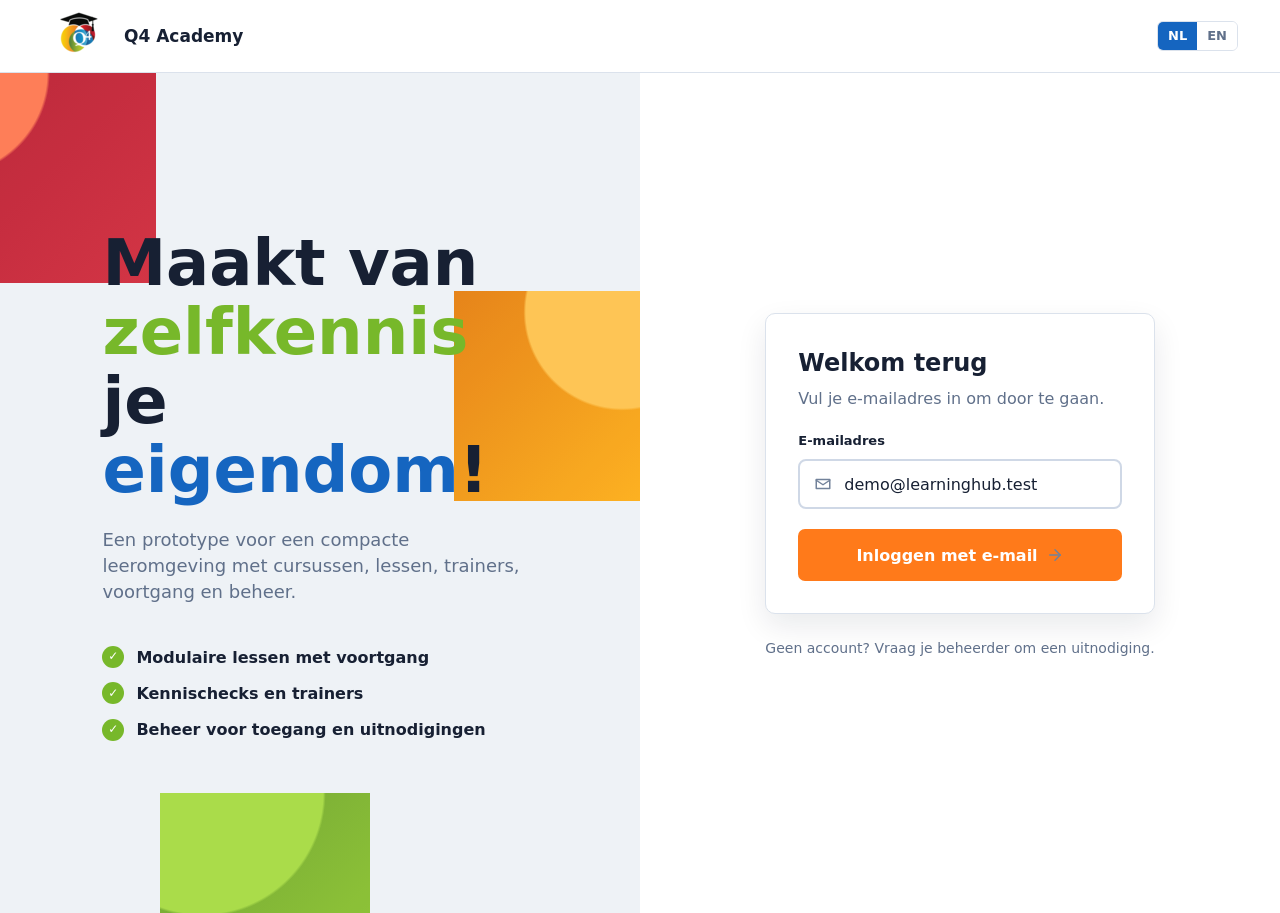
<file: E-learning/index.html>
<!doctype html>
<html lang="nl">
  <head>
    <meta charset="utf-8" />
    <meta name="viewport" content="width=device-width, initial-scale=1" />
    <title>Learning Hub Prototype</title>
    <link rel="icon" type="image/png" href="[data-uri]" />
    <link rel="stylesheet" href="styles.css?v=7" />
  </head>
  <body>
    <div id="app"></div>
    <script src="app.js?v=7"></script>
  </body>
</html>
</file>
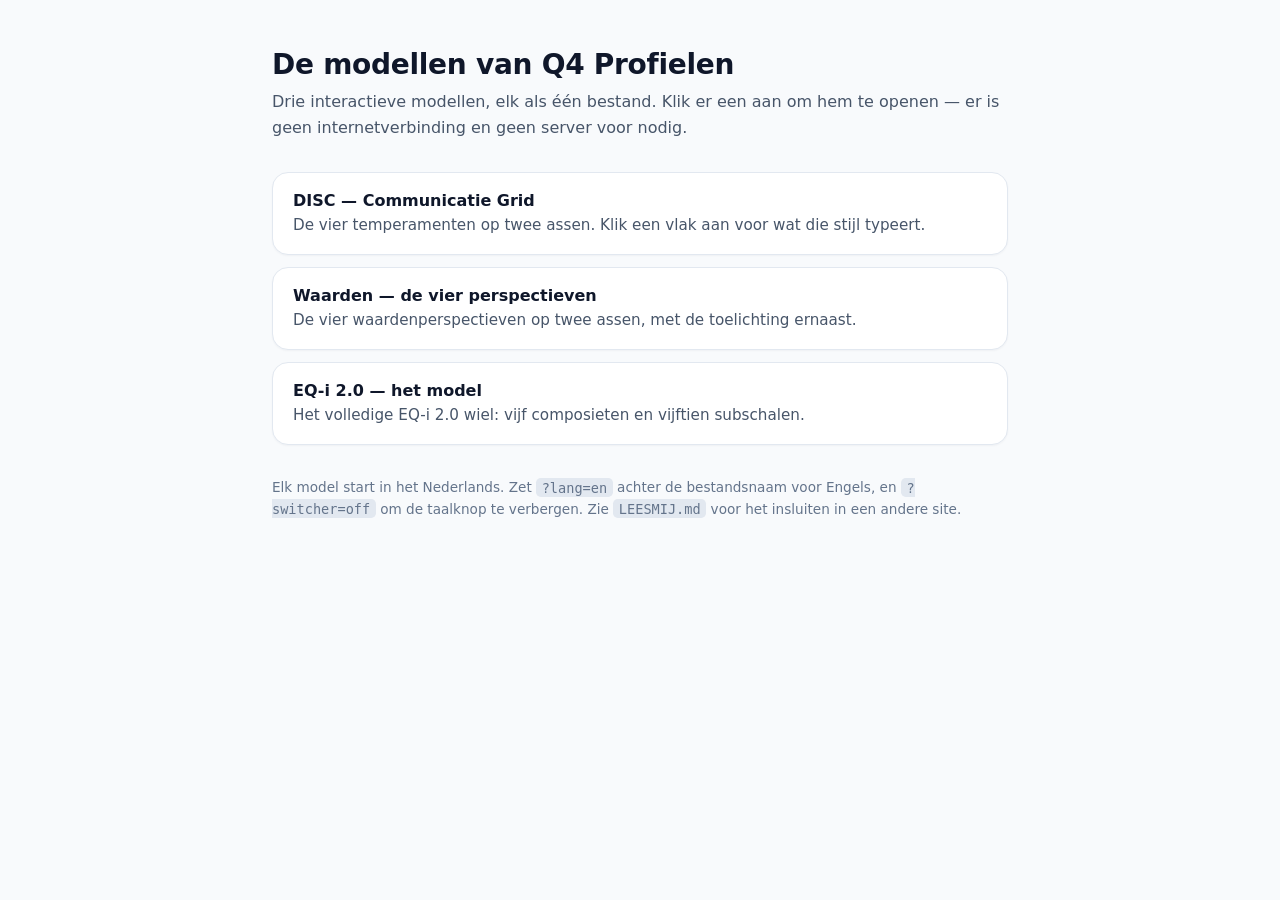
<file: attached_assets/index_1787059766446.html>
<!doctype html>
<html lang="nl">
  <head>
    <meta charset="UTF-8" />
    <meta name="viewport" content="width=device-width, initial-scale=1.0" />
    <meta name="robots" content="noindex" />
    <title>Q4 Profielen — de modellen</title>
    <style>
      :root { color-scheme: light; }
      body {
        margin: 0;
        padding: 3rem 1.5rem;
        font-family: "Plus Jakarta Sans", system-ui, -apple-system, "Segoe UI", sans-serif;
        color: #0f172a;
        background: #f8fafc;
      }
      main { max-width: 46rem; margin: 0 auto; }
      h1 { margin: 0 0 0.5rem; font-size: 1.75rem; letter-spacing: -0.01em; }
      p.lead { margin: 0 0 2rem; color: #475569; line-height: 1.6; }
      ul { list-style: none; margin: 0; padding: 0; display: grid; gap: 0.75rem; }
      a {
        display: block;
        padding: 1.1rem 1.25rem;
        background: #ffffff;
        border: 1px solid #e2e8f0;
        border-radius: 1rem;
        text-decoration: none;
        color: inherit;
        box-shadow: 0 1px 2px rgb(15 23 42 / 0.04);
      }
      a:hover, a:focus-visible { border-color: #94a3b8; }
      .title { display: block; font-weight: 700; }
      .blurb { display: block; margin-top: 0.25rem; color: #475569; font-size: 0.95rem; line-height: 1.5; }
      footer { margin-top: 2rem; color: #64748b; font-size: 0.85rem; line-height: 1.6; }
      code { background: #e2e8f0; border-radius: 0.3rem; padding: 0.1rem 0.35rem; }
    </style>
  </head>
  <body>
    <main>
      <h1>De modellen van Q4 Profielen</h1>
      <p class="lead">
        Drie interactieve modellen, elk als één bestand. Klik er een aan om hem te
        openen — er is geen internetverbinding en geen server voor nodig.
      </p>
      <ul>
      <li>
        <a href="./disc-model.html">
          <span class="title">DISC — Communicatie Grid</span>
          <span class="blurb">De vier temperamenten op twee assen. Klik een vlak aan voor wat die stijl typeert.</span>
        </a>
      </li>
      <li>
        <a href="./waarden-model.html">
          <span class="title">Waarden — de vier perspectieven</span>
          <span class="blurb">De vier waardenperspectieven op twee assen, met de toelichting ernaast.</span>
        </a>
      </li>
      <li>
        <a href="./eqi-wheel.html">
          <span class="title">EQ-i 2.0 — het model</span>
          <span class="blurb">Het volledige EQ-i 2.0 wiel: vijf composieten en vijftien subschalen.</span>
        </a>
      </li>
      </ul>
      <footer>
        Elk model start in het Nederlands. Zet <code>?lang=en</code> achter de
        bestandsnaam voor Engels, en <code>?switcher=off</code> om de taalknop te
        verbergen. Zie <code>LEESMIJ.md</code> voor het insluiten in een andere site.
      </footer>
    </main>
  </body>
</html>
</file>
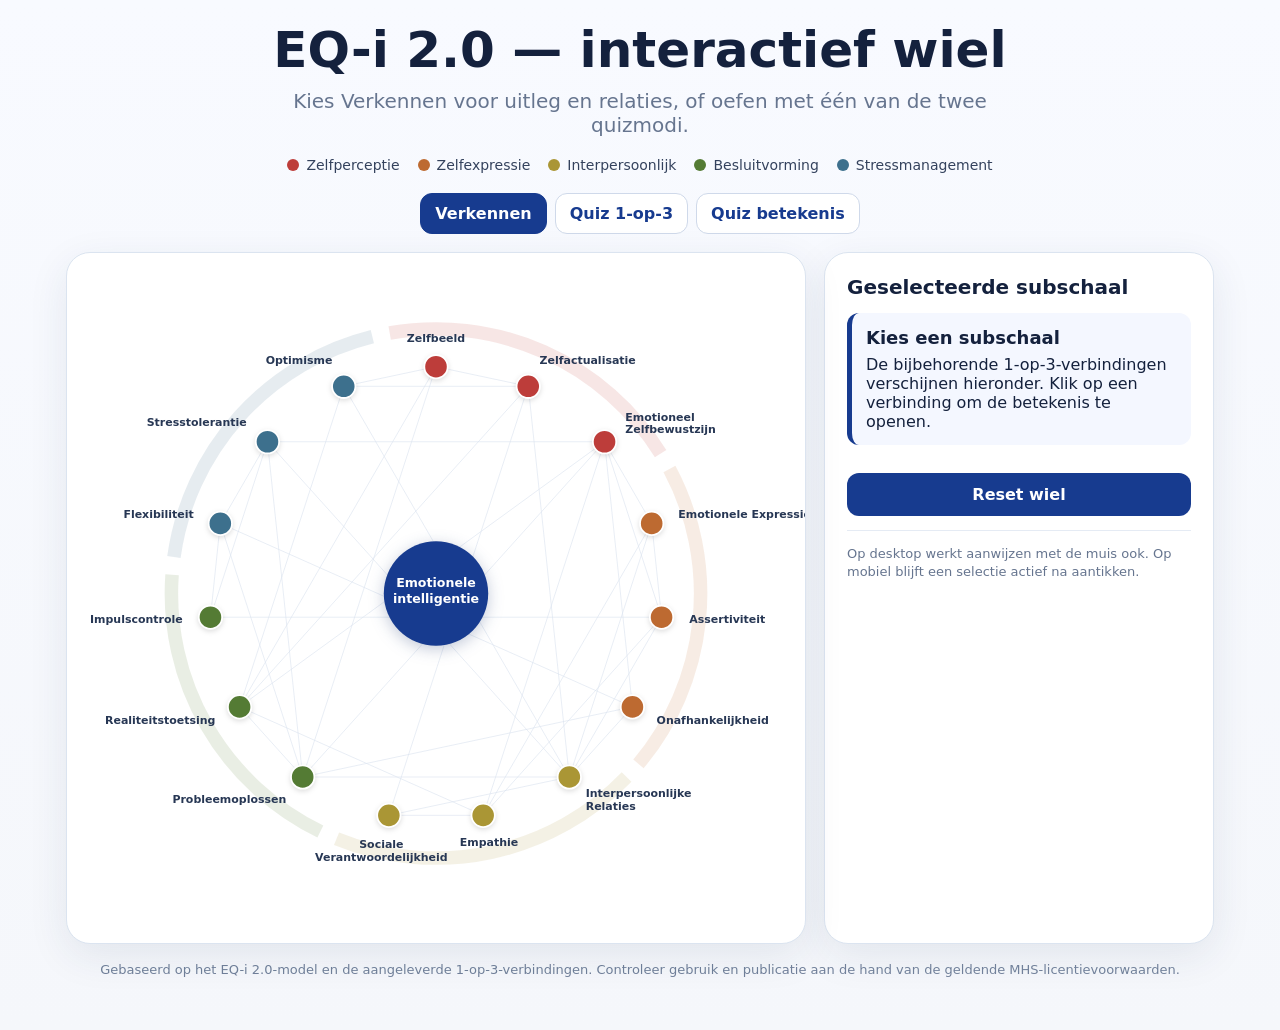
<file: attached_assets/interactief_eqi_wiel_met_twee_quizmodi_1786954210383.html>
<!doctype html>
<html lang="nl">
<head>
<meta charset="utf-8">
<meta name="viewport" content="width=device-width, initial-scale=1, viewport-fit=cover">
<title>Interactief EQ-i 2.0 Wiel</title>
<style>
  :root{
    --bg:#f5f7fb;
    --card:#ffffff;
    --ink:#14213d;
    --muted:#66758f;
    --line:#dbe3ef;
    --center:#173b8f;
    --zp:#bd3d3a;
    --ze:#bd6a31;
    --ip:#aa9635;
    --bv:#547b34;
    --sm:#3d708d;
  }
  *{box-sizing:border-box}
  body{
    margin:0;
    font-family: Inter, ui-sans-serif, system-ui, -apple-system, BlinkMacSystemFont, "Segoe UI", sans-serif;
    color:var(--ink);
    background:linear-gradient(180deg,#f8faff 0%,var(--bg) 100%);
  }
  .page{max-width:1180px;margin:auto;padding:24px 16px 40px}
  h1{margin:0;text-align:center;font-size:clamp(28px,5vw,50px);line-height:1.05}
  .intro{max-width:760px;margin:12px auto 20px;text-align:center;color:var(--muted);font-size:clamp(15px,2.3vw,20px)}
  .legend{display:flex;flex-wrap:wrap;justify-content:center;gap:10px 18px;margin:0 auto 20px}
  .legend span{display:inline-flex;align-items:center;gap:7px;font-size:14px;color:#34425d}
  .dot{width:12px;height:12px;border-radius:50%}
  .layout{display:grid;grid-template-columns:minmax(0,1fr) 390px;gap:18px;align-items:stretch}
  .card{
    background:var(--card);
    border:1px solid #dbe4f0;
    border-radius:24px;
    box-shadow:0 12px 40px rgba(36,59,93,.09);
    overflow:hidden;
  }
  .wheel-card{position:relative;min-height:690px}
  #wheel{width:100%;height:100%;min-height:690px;display:block;touch-action:manipulation}
  .panel{padding:22px;display:flex;flex-direction:column;gap:14px}
  .panel h2{font-size:20px;margin:0}
  .panel p{margin:0;color:var(--muted);line-height:1.45}
  .selected{
    border-left:5px solid var(--center);
    background:#f4f7ff;
    padding:14px;
    border-radius:12px;
  }
  .selected strong{display:block;font-size:18px;margin-bottom:7px}
  .selected .group-name{display:block;font-size:13px;font-weight:700;letter-spacing:.02em;text-transform:uppercase;margin-bottom:10px}
  .selected .meaning{display:block;color:#33415c;line-height:1.5}
  .connections{display:flex;flex-direction:column;gap:10px;margin:0;padding:0;list-style:none}
  .relationship-toggle{display:none;width:100%;background:#fff;color:#173b8f;border:1.5px solid #173b8f}
  .relationship-toggle.visible{display:block}
  .relationship-toggle[aria-pressed="true"]{background:#173b8f;color:#fff}
  .extra-heading{margin:3px 0 0;font-size:15px;color:#34425d}
  .relation-note{font-size:12px;color:var(--muted);margin-top:5px}
  .connection-card{
    border-left:5px solid var(--center);
    background:#f4f7ff;
    border-radius:12px;
    overflow:hidden;
  }
  .connection-card summary{
    cursor:pointer;
    padding:14px;
    list-style:none;
    position:relative;
    padding-right:42px;
  }
  .connection-card summary::-webkit-details-marker{display:none}
  .connection-card summary::after{
    content:"+";
    position:absolute;right:15px;top:50%;transform:translateY(-50%);
    width:25px;height:25px;border-radius:50%;
    display:grid;place-items:center;background:#fff;color:#173b8f;
    font-size:19px;font-weight:800;box-shadow:0 2px 7px rgba(36,59,93,.12);
  }
  .connection-card[open] summary::after{content:"−"}
  .connection-card summary strong{display:block;font-size:18px;margin-bottom:7px}
  .connection-card summary .group-name{display:block;font-size:13px;font-weight:700;letter-spacing:.02em;text-transform:uppercase}
  .connection-content{padding:0 14px 14px}
  .connection-content .meaning{display:block;color:#33415c;line-height:1.5}
  .tip{font-size:13px;color:var(--muted);border-top:1px solid #e5ebf4;padding-top:14px}
  button{
    border:0;background:#173b8f;color:#fff;padding:12px 15px;border-radius:12px;
    font:inherit;font-weight:700;cursor:pointer
  }
  button:hover{filter:brightness(1.08)}
  .copyright{text-align:center;color:#71809a;font-size:13px;margin-top:18px}
  svg text{user-select:none}
  .link{stroke:var(--line);stroke-width:1.1;opacity:.62;transition:opacity .22s,stroke .22s,stroke-width .22s}
  .link.active{stroke:#173b8f;stroke-width:1.8;opacity:.82}
  .link.secondary{stroke:#c7ced9;stroke-width:.9;opacity:.32;stroke-dasharray:4 6}
  .link.dim{opacity:.055}
  .node{cursor:pointer}
  .node .node-dot{stroke:#fff;stroke-width:2;filter:drop-shadow(0 2px 3px rgba(0,0,0,.13));transition:transform .18s,stroke .18s,stroke-width .18s,filter .18s}
  .node text{fill:#273754;font-size:12.2px;font-weight:650;transition:opacity .18s,fill .18s,font-weight .18s}
  .node:hover .node-dot,.node:focus-visible .node-dot{transform:scale(1.07);transform-box:fill-box;transform-origin:center;filter:drop-shadow(0 3px 5px rgba(0,0,0,.18))}
  .node:hover text,.node:focus-visible text{fill:#14213d;font-weight:750}
  .node.dim{opacity:.18}
  .node.active .node-dot{stroke:#173b8f;stroke-width:2.5;transform:scale(1.12);transform-box:fill-box;transform-origin:center}
  .node.connected .node-dot{stroke:#173b8f;stroke-width:2}
  .node.secondary-connected .node-dot{stroke:#c7ced9;stroke-width:1;filter:none}
  .pulse-ring{fill:none;stroke-width:2;opacity:0;transform-box:fill-box;transform-origin:center;pointer-events:none;animation:nodePulse 2.8s ease-out infinite}
  .node:nth-child(3n+2) .pulse-ring{animation-delay:.35s}
  .node:nth-child(3n) .pulse-ring{animation-delay:.7s}
  #wheel.has-selection .pulse-ring{animation:none;opacity:0}
  .group-arc{fill:none;stroke-width:15;opacity:.13}
  .center{filter:drop-shadow(0 4px 8px rgba(17,45,105,.25));transform-box:fill-box;transform-origin:center;animation:centerBreathe 4.5s ease-in-out infinite}
  .center-label{fill:#fff;font-weight:800;text-anchor:middle;font-size:14px}
  @keyframes nodePulse{
    0%{opacity:.42;transform:scale(.86)}
    65%,100%{opacity:0;transform:scale(1.55)}
  }
  @keyframes centerBreathe{
    0%,100%{transform:scale(1)}
    50%{transform:scale(1.025)}
  }
  @media(prefers-reduced-motion:reduce){
    .pulse-ring,.center{animation:none}
    .pulse-ring{opacity:.22}
  }

  .modebar{display:flex;flex-wrap:wrap;justify-content:center;gap:8px;margin:0 auto 18px}
  .mode-btn{background:#fff;color:#173b8f;border:1.5px solid #cfd9ea;padding:10px 14px}
  .mode-btn.active{background:#173b8f;color:#fff;border-color:#173b8f}
  .quiz-box{display:none;border:1px solid #dbe4f0;background:#f8faff;border-radius:14px;padding:14px}
  .quiz-box.visible{display:block}
  .quiz-box h3{margin:0 0 8px;font-size:18px}
  .quiz-box p{margin:0 0 10px}
  .quiz-actions{display:flex;gap:8px;flex-wrap:wrap;margin-top:10px}
  .quiz-actions button{flex:1;min-width:120px}
  .secondary-btn{background:#fff;color:#173b8f;border:1.5px solid #173b8f}
  .score{font-size:13px;font-weight:700;color:#52627d}
  .feedback{margin-top:10px!important;padding:10px 12px;border-radius:10px;font-weight:700}
  .feedback.good{background:#eaf7ee;color:#23633a}
  .feedback.bad{background:#fff0f0;color:#9a2f2f}
  .node.quiz-source .node-dot{stroke:#173b8f;stroke-width:3;transform:scale(1.16);transform-box:fill-box;transform-origin:center}
  .node.quiz-choice .node-dot{stroke:#173b8f;stroke-width:2.2;transform:scale(1.1);transform-box:fill-box;transform-origin:center}
  .node.quiz-correct .node-dot{stroke:#27824a;stroke-width:3;filter:drop-shadow(0 0 4px rgba(39,130,74,.35))}
  .node.quiz-wrong .node-dot{stroke:#c43b3b;stroke-width:3}
  .link.quiz-correct-link{stroke:#173b8f;stroke-width:1.8;opacity:.88;stroke-dasharray:none}
  .meaning-prompt{font-size:16px;line-height:1.55;color:#33415c;background:#fff;border-left:5px solid #173b8f;border-radius:12px;padding:14px}
  @media(max-width:860px){
    .layout{grid-template-columns:1fr}
    .wheel-card{min-height:620px}
    #wheel{min-height:620px}
  }
  @media(max-width:520px){
    .page{padding:18px 8px 28px}
    .card{border-radius:18px}
    .wheel-card,#wheel{min-height:560px}
    .panel{padding:17px}
    .node text{font-size:10.7px}
  }
</style>
</head>
<body>
<main class="page">
  <h1>EQ-i 2.0 — interactief wiel</h1>
  <p class="intro">Kies Verkennen voor uitleg en relaties, of oefen met één van de twee quizmodi.</p>

  <div class="legend">
    <span><i class="dot" style="background:var(--zp)"></i>Zelfperceptie</span>
    <span><i class="dot" style="background:var(--ze)"></i>Zelfexpressie</span>
    <span><i class="dot" style="background:var(--ip)"></i>Interpersoonlijk</span>
    <span><i class="dot" style="background:var(--bv)"></i>Besluitvorming</span>
    <span><i class="dot" style="background:var(--sm)"></i>Stressmanagement</span>
  </div>

  <nav class="modebar" aria-label="Kies een werkvorm">
    <button class="mode-btn active" data-mode="explore" type="button">Verkennen</button>
    <button class="mode-btn" data-mode="relationsQuiz" type="button">Quiz 1-op-3</button>
    <button class="mode-btn" data-mode="meaningQuiz" type="button">Quiz betekenis</button>
  </nav>

  <section class="layout">
    <div class="card wheel-card">
      <svg id="wheel" viewBox="0 0 820 720" role="img" aria-label="Interactief EQ-i 2.0 wiel met vijftien subschalen"></svg>
    </div>

    <aside class="card panel">
      <h2>Geselecteerde subschaal</h2>
      <div class="selected" id="selection">
        <strong>Kies een subschaal</strong>
        <span>De bijbehorende 1-op-3-verbindingen verschijnen hieronder. Klik op een verbinding om de betekenis te openen.</span>
      </div>
      <section class="quiz-box" id="quizBox" aria-live="polite"></section>
      <div class="connections" id="connections"></div>
      <button class="relationship-toggle" id="relationshipToggle" type="button" aria-pressed="false">Toon alle verbindingen met deze subschaal</button>
      <button id="reset" type="button">Reset wiel</button>
      <p class="tip">Op desktop werkt aanwijzen met de muis ook. Op mobiel blijft een selectie actief na aantikken.</p>
    </aside>
  </section>

  <p class="copyright">Gebaseerd op het EQ-i 2.0-model en de aangeleverde 1-op-3-verbindingen. Controleer gebruik en publicatie aan de hand van de geldende MHS-licentievoorwaarden.</p>
</main>

<script>
const groups = {
  "Zelfperceptie": {color:"#bd3d3a"},
  "Zelfexpressie": {color:"#bd6a31"},
  "Interpersoonlijk": {color:"#aa9635"},
  "Besluitvorming": {color:"#547b34"},
  "Stressmanagement": {color:"#3d708d"}
};

const nodes = [
  {id:"Zelfbeeld", group:"Zelfperceptie"},
  {id:"Zelfactualisatie", group:"Zelfperceptie"},
  {id:"Emotioneel Zelfbewustzijn", group:"Zelfperceptie"},

  {id:"Emotionele Expressie", group:"Zelfexpressie"},
  {id:"Assertiviteit", group:"Zelfexpressie"},
  {id:"Onafhankelijkheid", group:"Zelfexpressie"},

  {id:"Interpersoonlijke Relaties", group:"Interpersoonlijk"},
  {id:"Empathie", group:"Interpersoonlijk"},
  {id:"Sociale Verantwoordelijkheid", group:"Interpersoonlijk"},

  {id:"Probleemoplossen", group:"Besluitvorming"},
  {id:"Realiteitstoetsing", group:"Besluitvorming"},
  {id:"Impulscontrole", group:"Besluitvorming"},

  {id:"Flexibiliteit", group:"Stressmanagement"},
  {id:"Stresstolerantie", group:"Stressmanagement"},
  {id:"Optimisme", group:"Stressmanagement"}
];

const oneToThree = {
  "Zelfbeeld":["Zelfactualisatie","Probleemoplossen","Realiteitstoetsing"],
  "Emotioneel Zelfbewustzijn":["Realiteitstoetsing","Emotionele Expressie","Stresstolerantie"],
  "Zelfactualisatie":["Zelfbeeld","Optimisme","Realiteitstoetsing"],
  "Emotionele Expressie":["Interpersoonlijke Relaties","Assertiviteit","Empathie"],
  "Assertiviteit":["Interpersoonlijke Relaties","Emotioneel Zelfbewustzijn","Empathie"],
  "Onafhankelijkheid":["Probleemoplossen","Emotioneel Zelfbewustzijn","Interpersoonlijke Relaties"],
  "Interpersoonlijke Relaties":["Zelfactualisatie","Probleemoplossen","Onafhankelijkheid"],
  "Empathie":["Emotioneel Zelfbewustzijn","Realiteitstoetsing","Emotionele Expressie"],
  "Sociale Verantwoordelijkheid":["Zelfactualisatie","Interpersoonlijke Relaties","Empathie"],
  "Probleemoplossen":["Flexibiliteit","Realiteitstoetsing","Emotioneel Zelfbewustzijn"],
  "Realiteitstoetsing":["Emotioneel Zelfbewustzijn","Zelfbeeld","Probleemoplossen"],
  "Impulscontrole":["Flexibiliteit","Stresstolerantie","Assertiviteit"],
  "Flexibiliteit":["Probleemoplossen","Onafhankelijkheid","Impulscontrole"],
  "Stresstolerantie":["Probleemoplossen","Flexibiliteit","Interpersoonlijke Relaties"],
  "Optimisme":["Zelfbeeld","Interpersoonlijke Relaties","Realiteitstoetsing"]
};

const meanings = {
  "Zelfbeeld":"Jezelf respecteren, begrijpen en accepteren, met oog voor zowel je sterke als je zwakke punten. Zelfbeeld hangt vaak samen met innerlijke kracht en zelfvertrouwen.",
  "Zelfactualisatie":"De wil om jezelf voortdurend te verbeteren en bezig te zijn met persoonlijk relevante en betekenisvolle doelen die leiden tot een rijk en prettig leven.",
  "Emotioneel Zelfbewustzijn":"Je eigen emoties herkennen en begrijpen, subtiele verschillen kunnen onderscheiden en doorzien welke invloed emoties hebben op je gedachten en handelen en op anderen.",
  "Emotionele Expressie":"Gevoelens openlijk uiten, zowel verbaal als non-verbaal.",
  "Assertiviteit":"Gevoelens, overtuigingen en gedachten openlijk uiten en opkomen voor persoonlijke rechten en waarden op een sociaal acceptabele, niet-offensieve en niet-destructieve manier.",
  "Onafhankelijkheid":"Jezelf richting geven en vrij zijn van emotionele afhankelijkheid van anderen. Besluitvorming, planning en dagelijkse taken krijgen autonoom vorm.",
  "Interpersoonlijke Relaties":"Wederzijds bevredigende relaties ontwikkelen en onderhouden die gekenmerkt worden door vertrouwen en compassie.",
  "Empathie":"Herkennen, begrijpen en waarderen hoe anderen zich voelen, en dat begrip uiten op een manier die respect toont voor hun gevoelens.",
  "Sociale Verantwoordelijkheid":"Bewust bijdragen aan de maatschappij, groepen en het welzijn van anderen, met verantwoordelijk handelen, sociaal bewustzijn en betrokkenheid bij het grotere geheel.",
  "Probleemoplossen":"Oplossingen vinden in situaties waarin emoties een rol spelen, en begrijpen hoe emoties de besluitvorming beïnvloeden.",
  "Realiteitstoetsing":"Objectief blijven door dingen te zien zoals ze werkelijk zijn en herkennen wanneer emoties of vooringenomenheid iemand minder objectief maken.",
  "Impulscontrole":"Een impuls, neiging of verleiding om te handelen kunnen weerstaan of uitstellen en overhaast gedrag en besluitvorming vermijden.",
  "Flexibiliteit":"Emoties, gedachten en gedrag aanpassen aan onbekende, onvoorspelbare en dynamische omstandigheden of ideeën.",
  "Stresstolerantie":"Met stressvolle of moeilijke situaties en gevoelens omgaan en deze op een positieve manier managen of beïnvloeden.",
  "Optimisme":"Een positieve houding en kijk op het leven behouden en hoopvol en weerbaar blijven, ondanks incidentele tegenslagen."
};

const svg = document.getElementById("wheel");
const NS = "http://www.w3.org/2000/svg";
const cx = 410, cy = 355, radius = 252;
let selected = null;
let showAllRelations = false;
let mode = "explore";
let quizSource = null;
let quizChoices = new Set();
let quizAnswered = false;
let meaningTarget = null;
let meaningAnswered = false;
let quizScore = {relationsCorrect:0,relationsTotal:0,meaningCorrect:0,meaningTotal:0};

function el(name, attrs={}){
  const e=document.createElementNS(NS,name);
  Object.entries(attrs).forEach(([k,v])=>e.setAttribute(k,v));
  return e;
}

// place grouped nodes around full circle, starting at top
nodes.forEach((n,i)=>{
  const a = -Math.PI/2 + i*(Math.PI*2/nodes.length);
  n.angle=a;
  n.x=cx + radius*Math.cos(a);
  n.y=cy + radius*Math.sin(a);
});

// subtle group arcs
Object.keys(groups).forEach((g,gi)=>{
  const start=-Math.PI/2 + (gi*3-.42)*(Math.PI*2/nodes.length);
  const end=-Math.PI/2 + (gi*3+2.42)*(Math.PI*2/nodes.length);
  const r=294;
  const x1=cx+r*Math.cos(start), y1=cy+r*Math.sin(start);
  const x2=cx+r*Math.cos(end), y2=cy+r*Math.sin(end);
  const large=(end-start)>Math.PI?1:0;
  const p=el("path",{d:`M ${x1} ${y1} A ${r} ${r} 0 ${large} 1 ${x2} ${y2}`,
    class:"group-arc",stroke:groups[g].color});
  svg.appendChild(p);
});

// unique visual links
const seen=new Set(), links=[];
Object.entries(oneToThree).forEach(([source,targets])=>{
  targets.forEach(target=>{
    const key=[source,target].sort().join("|||");
    if(!seen.has(key)){ seen.add(key); links.push({source,target,key}); }
  });
});
const nodeMap=Object.fromEntries(nodes.map(n=>[n.id,n]));
const linkLayer=el("g",{id:"links"});
links.forEach(l=>{
  const s=nodeMap[l.source], t=nodeMap[l.target];
  const line=el("line",{x1:s.x,y1:s.y,x2:t.x,y2:t.y,class:"link","data-source":l.source,"data-target":l.target});
  l.element=line; linkLayer.appendChild(line);
});
svg.appendChild(linkLayer);

// center
const centerG=el("g",{class:"center"});
centerG.appendChild(el("circle",{cx,cy,r:58,fill:"#173b8f",class:"center-core"}));
const ct=el("text",{x:cx,y:cy-7,class:"center-label"});
["Emotionele","intelligentie"].forEach((txt,i)=>{
  const sp=el("tspan",{x:cx,dy:i===0?0:18}); sp.textContent=txt; ct.appendChild(sp);
});
centerG.appendChild(ct); svg.appendChild(centerG);

// nodes and labels
const nodeLayer=el("g",{id:"nodes"});
nodes.forEach(n=>{
  const g=el("g",{class:"node",tabindex:"0",role:"button","aria-label":n.id,"data-id":n.id,transform:`translate(${n.x} ${n.y})`});
  g.appendChild(el("circle",{r:18,class:"pulse-ring",stroke:groups[n.group].color}));
  g.appendChild(el("circle",{r:13,fill:groups[n.group].color,class:"node-dot"}));
  const outwardX=Math.cos(n.angle), outwardY=Math.sin(n.angle);
  const specialLabelDistance={"Sociale Verantwoordelijkheid":40};
  const labelDistance=specialLabelDistance[n.id] || 31;
  const tx=outwardX*labelDistance, ty=outwardY*labelDistance;
  const anchor=outwardX>.25?"start":outwardX<-.25?"end":"middle";
  const text=el("text",{x:tx,y:ty,"text-anchor":anchor,"dominant-baseline":"middle"});
  const fixedLineBreaks={
    "Emotioneel Zelfbewustzijn":["Emotioneel","Zelfbewustzijn"],
    "Interpersoonlijke Relaties":["Interpersoonlijke","Relaties"],
    "Sociale Verantwoordelijkheid":["Sociale","Verantwoordelijkheid"]
  };
  const parts=fixedLineBreaks[n.id];
  if(parts){
    parts.forEach((part,i)=>{
      const tsp=el("tspan",{x:tx,dy:i===0?-6:14}); tsp.textContent=part; text.appendChild(tsp);
    });
  } else if(n.id.length>22){
    const words=n.id.split(" ");
    const mid=Math.ceil(words.length/2);
    [words.slice(0,mid).join(" "),words.slice(mid).join(" ")].forEach((part,i)=>{
      const tsp=el("tspan",{x:tx,dy:i===0?-6:14}); tsp.textContent=part; text.appendChild(tsp);
    });
  } else text.textContent=n.id;
  g.appendChild(text);

  g.addEventListener("mouseenter",()=>{ if(mode==="explore" && !selected) highlight(n.id,false); });
  g.addEventListener("mouseleave",()=>{ if(mode==="explore" && !selected) clearHighlight(); });
  g.addEventListener("click",()=>handleNodeClick(n.id));
  g.addEventListener("keydown",e=>{if(e.key==="Enter"||e.key===" "){e.preventDefault();handleNodeClick(n.id)}});
  n.element=g; nodeLayer.appendChild(g);
});
svg.appendChild(nodeLayer);


function randomNode(exclude=null){
  const pool=nodes.map(n=>n.id).filter(id=>id!==exclude);
  return pool[Math.floor(Math.random()*pool.length)];
}
function clearQuizClasses(){
  nodes.forEach(n=>n.element.classList.remove("quiz-source","quiz-choice","quiz-correct","quiz-wrong","dim","active","connected","secondary-connected"));
  links.forEach(l=>l.element.classList.remove("quiz-correct-link","active","secondary","dim"));
}
function handleNodeClick(id){
  if(mode==="explore") return selectNode(id);
  if(mode==="relationsQuiz") return chooseRelationAnswer(id);
  if(mode==="meaningQuiz") return chooseMeaningAnswer(id);
}
function setMode(nextMode){
  mode=nextMode;
  selected=null; showAllRelations=false; quizAnswered=false; meaningAnswered=false;
  svg.classList.toggle("has-selection",mode!=="explore");
  clearHighlight(); clearQuizClasses();
  document.querySelectorAll(".mode-btn").forEach(b=>b.classList.toggle("active",b.dataset.mode===mode));
  document.getElementById("relationshipToggle").classList.remove("visible");
  document.getElementById("connections").innerHTML="";
  const quizBox=document.getElementById("quizBox");
  quizBox.classList.toggle("visible",mode!=="explore");
  document.getElementById("reset").textContent=mode==="explore"?"Reset wiel":"Nieuwe vraag";
  if(mode==="explore") resetInfo();
  if(mode==="relationsQuiz") startRelationsQuiz();
  if(mode==="meaningQuiz") startMeaningQuiz();
}
function startRelationsQuiz(){
  quizSource=randomNode(); quizChoices=new Set(); quizAnswered=false;
  clearQuizClasses();
  nodeMap[quizSource].element.classList.add("quiz-source");
  nodes.forEach(n=>n.element.classList.toggle("dim",n.id===quizSource?false:false));
  const box=document.getElementById("selection");
  const qn=nodeMap[quizSource];
  box.style.borderLeftColor=groups[qn.group].color;
  box.innerHTML=`<strong>${quizSource}</strong><span class="group-name" style="color:${groups[qn.group].color}">${qn.group}</span><span class="meaning">Klik in het wiel op de drie subschalen die bij de 1-op-3 van ${quizSource} horen.</span>`;
  renderRelationsQuiz();
}
function renderRelationsQuiz(feedback="",good=false){
  const box=document.getElementById("quizBox");
  box.innerHTML=`<h3>Maak de 1-op-3</h3><p>Kies precies drie subschalen. Gekozen: <strong>${quizChoices.size}/3</strong></p><div class="score">Score: ${quizScore.relationsCorrect} van ${quizScore.relationsTotal}</div>${feedback?`<p class="feedback ${good?'good':'bad'}">${feedback}</p>`:""}<div class="quiz-actions"><button id="checkRelations" type="button" ${quizChoices.size!==3||quizAnswered?'disabled':''}>Controleer</button><button id="nextRelations" class="secondary-btn" type="button">Nieuwe vraag</button></div>`;
  document.getElementById("checkRelations")?.addEventListener("click",checkRelationsAnswer);
  document.getElementById("nextRelations")?.addEventListener("click",startRelationsQuiz);
}
function chooseRelationAnswer(id){
  if(quizAnswered || id===quizSource) return;
  if(quizChoices.has(id)) quizChoices.delete(id); else if(quizChoices.size<3) quizChoices.add(id);
  nodes.forEach(n=>n.element.classList.toggle("quiz-choice",quizChoices.has(n.id)));
  renderRelationsQuiz();
}
function checkRelationsAnswer(){
  if(quizChoices.size!==3 || quizAnswered) return;
  quizAnswered=true; quizScore.relationsTotal++;
  const correct=new Set(oneToThree[quizSource]);
  const isCorrect=[...quizChoices].every(x=>correct.has(x));
  if(isCorrect) quizScore.relationsCorrect++;
  nodes.forEach(n=>{
    n.element.classList.remove("quiz-choice","dim");
    if(correct.has(n.id)) n.element.classList.add("quiz-correct");
    else if(quizChoices.has(n.id)) n.element.classList.add("quiz-wrong");
  });
  links.forEach(l=>{
    const other=l.source===quizSource?l.target:l.target===quizSource?l.source:null;
    if(other && correct.has(other)) l.element.classList.add("quiz-correct-link");
    else l.element.classList.add("dim");
  });
  const correctText=oneToThree[quizSource].join(", ");
  renderRelationsQuiz(isCorrect?"Goed! Je hebt alle drie verbindingen gevonden.":`Nog niet helemaal. De juiste verbindingen zijn: ${correctText}.`,isCorrect);
}
function startMeaningQuiz(){
  meaningTarget=randomNode(); meaningAnswered=false; clearQuizClasses();
  const target=nodeMap[meaningTarget];
  const box=document.getElementById("selection");
  box.style.borderLeftColor=groups[target.group].color;
  box.innerHTML=`<strong>Welke subschaal hoort hierbij?</strong><span class="meaning">Klik op de passende subschaal in het wiel.</span>`;
  renderMeaningQuiz();
}
function renderMeaningQuiz(feedback="",good=false){
  const box=document.getElementById("quizBox");
  box.innerHTML=`<h3>Match de betekenis</h3><div class="meaning-prompt">${meanings[meaningTarget]}</div><div class="score" style="margin-top:10px">Score: ${quizScore.meaningCorrect} van ${quizScore.meaningTotal}</div>${feedback?`<p class="feedback ${good?'good':'bad'}">${feedback}</p>`:""}<div class="quiz-actions"><button id="nextMeaning" class="secondary-btn" type="button">Nieuwe betekenis</button></div>`;
  document.getElementById("nextMeaning")?.addEventListener("click",startMeaningQuiz);
}
function chooseMeaningAnswer(id){
  if(meaningAnswered) return;
  meaningAnswered=true; quizScore.meaningTotal++;
  const good=id===meaningTarget;
  if(good) quizScore.meaningCorrect++;
  nodeMap[meaningTarget].element.classList.add("quiz-correct");
  if(!good) nodeMap[id].element.classList.add("quiz-wrong");
  nodes.forEach(n=>{if(n.id!==meaningTarget && n.id!==id)n.element.classList.add("dim")});
  renderMeaningQuiz(good?`Goed: dit is ${meaningTarget}.`:`Je koos ${id}. Het juiste antwoord is ${meaningTarget}.`,good);
}

function incomingIds(id){
  return Object.keys(oneToThree).filter(source=>oneToThree[source].includes(id));
}
function directIds(id){ return new Set([id,...oneToThree[id]]); }
function allRelatedIds(id){ return new Set([id,...oneToThree[id],...incomingIds(id)]); }

function highlight(id, updatePanel=true){
  const ownConnections=new Set(oneToThree[id]);
  const incomingConnections=new Set(incomingIds(id).filter(x=>!ownConnections.has(x)));
  const related=showAllRelations ? allRelatedIds(id) : directIds(id);

  nodes.forEach(n=>{
    const isOwn=n.id!==id && ownConnections.has(n.id);
    const isAdditional=showAllRelations && n.id!==id && incomingConnections.has(n.id);
    n.element.classList.toggle("active",n.id===id);
    n.element.classList.toggle("connected",isOwn);
    n.element.classList.toggle("secondary-connected",isAdditional);
    n.element.classList.toggle("dim",!related.has(n.id));
  });

  links.forEach(l=>{
    const other=l.source===id ? l.target : l.target===id ? l.source : null;
    const touchesSelected=other!==null;
    const isOwn=touchesSelected && ownConnections.has(other);
    const isAdditional=showAllRelations && touchesSelected && !isOwn;

    l.element.classList.toggle("active",isOwn);
    l.element.classList.toggle("secondary",isAdditional);
    l.element.classList.toggle("dim",!(isOwn || isAdditional));
  });
  if(updatePanel) updateInfo(id);
}
function clearHighlight(){
  nodes.forEach(n=>n.element.classList.remove("active","connected","secondary-connected","dim"));
  links.forEach(l=>l.element.classList.remove("active","secondary","dim"));
}
function selectNode(id){
  if(selected===id){
    selected=null;
    showAllRelations=false;
    svg.classList.remove("has-selection");
    clearHighlight();
    resetInfo();
    return;
  }
  selected=id;
  showAllRelations=false;
  svg.classList.add("has-selection");
  highlight(id,true);
}
function connectionCard(x, note="", isAdditional=false){
  const connectedNode=nodeMap[x];
  const color=isAdditional ? "#9aa6b8" : groups[connectedNode.group].color;
  const groupColor=groups[connectedNode.group].color;
  return `<details class="connection-card" style="border-left-color:${color}">
    <summary>
      <strong>${x}</strong>
      <span class="group-name" style="color:${groupColor}">${connectedNode.group}</span>
      ${note ? `<span class="relation-note">${note}</span>` : ""}
    </summary>
    <div class="connection-content">
      <span class="meaning">${meanings[x]}</span>
    </div>
  </details>`;
}
function updateInfo(id){
  const n=nodeMap[id];
  const box=document.getElementById("selection");
  box.style.borderLeftColor=groups[n.group].color;
  box.innerHTML=`<strong>${id}</strong><span class="group-name" style="color:${groups[n.group].color}">${n.group}</span><span class="meaning">${meanings[id]}</span>`;

  const ownCards=oneToThree[id].map(x=>connectionCard(x,"1-op-3-verbinding vanuit de geselecteerde subschaal"));
  let extraCards=[];
  if(showAllRelations){
    const incomingOnly=incomingIds(id).filter(x=>!oneToThree[id].includes(x));
    if(incomingOnly.length){
      extraCards=[`<h3 class="extra-heading">Aanvullende verbindingen met ${id}</h3>`,
        ...incomingOnly.map(x=>connectionCard(x,`${id} is één van de drie verbindingen van deze subschaal`,true))];
    } else {
      extraCards=[`<p class="relation-note">Er zijn geen aanvullende omgekeerde verbindingen naast de drie verbindingen hierboven.</p>`];
    }
  }
  document.getElementById("connections").innerHTML=[...ownCards,...extraCards].join("");

  const toggle=document.getElementById("relationshipToggle");
  toggle.classList.add("visible");
  toggle.setAttribute("aria-pressed",String(showAllRelations));
  toggle.textContent=showAllRelations ? "Toon alleen de 1-op-3-verbindingen" : "Toon alle verbindingen met deze subschaal";
}
function resetInfo(){
  const box=document.getElementById("selection");
  box.style.borderLeftColor="#173b8f";
  box.innerHTML="<strong>Kies een subschaal</strong><span>De bijbehorende 1-op-3-verbindingen verschijnen hieronder. Klik op een verbinding om de betekenis te openen.</span>";
  document.getElementById("connections").innerHTML="";
  const toggle=document.getElementById("relationshipToggle");
  toggle.classList.remove("visible");
  toggle.setAttribute("aria-pressed","false");
}
document.getElementById("relationshipToggle").addEventListener("click",()=>{
  if(!selected) return;
  showAllRelations=!showAllRelations;
  highlight(selected,true);
});
document.querySelectorAll(".mode-btn").forEach(btn=>btn.addEventListener("click",()=>setMode(btn.dataset.mode)));
document.getElementById("reset").addEventListener("click",()=>{
  if(mode==="relationsQuiz") return startRelationsQuiz();
  if(mode==="meaningQuiz") return startMeaningQuiz();
  selected=null;
  showAllRelations=false;
  svg.classList.remove("has-selection");
  clearHighlight();
  resetInfo();
});
</script>
</body>
</html>
</file>
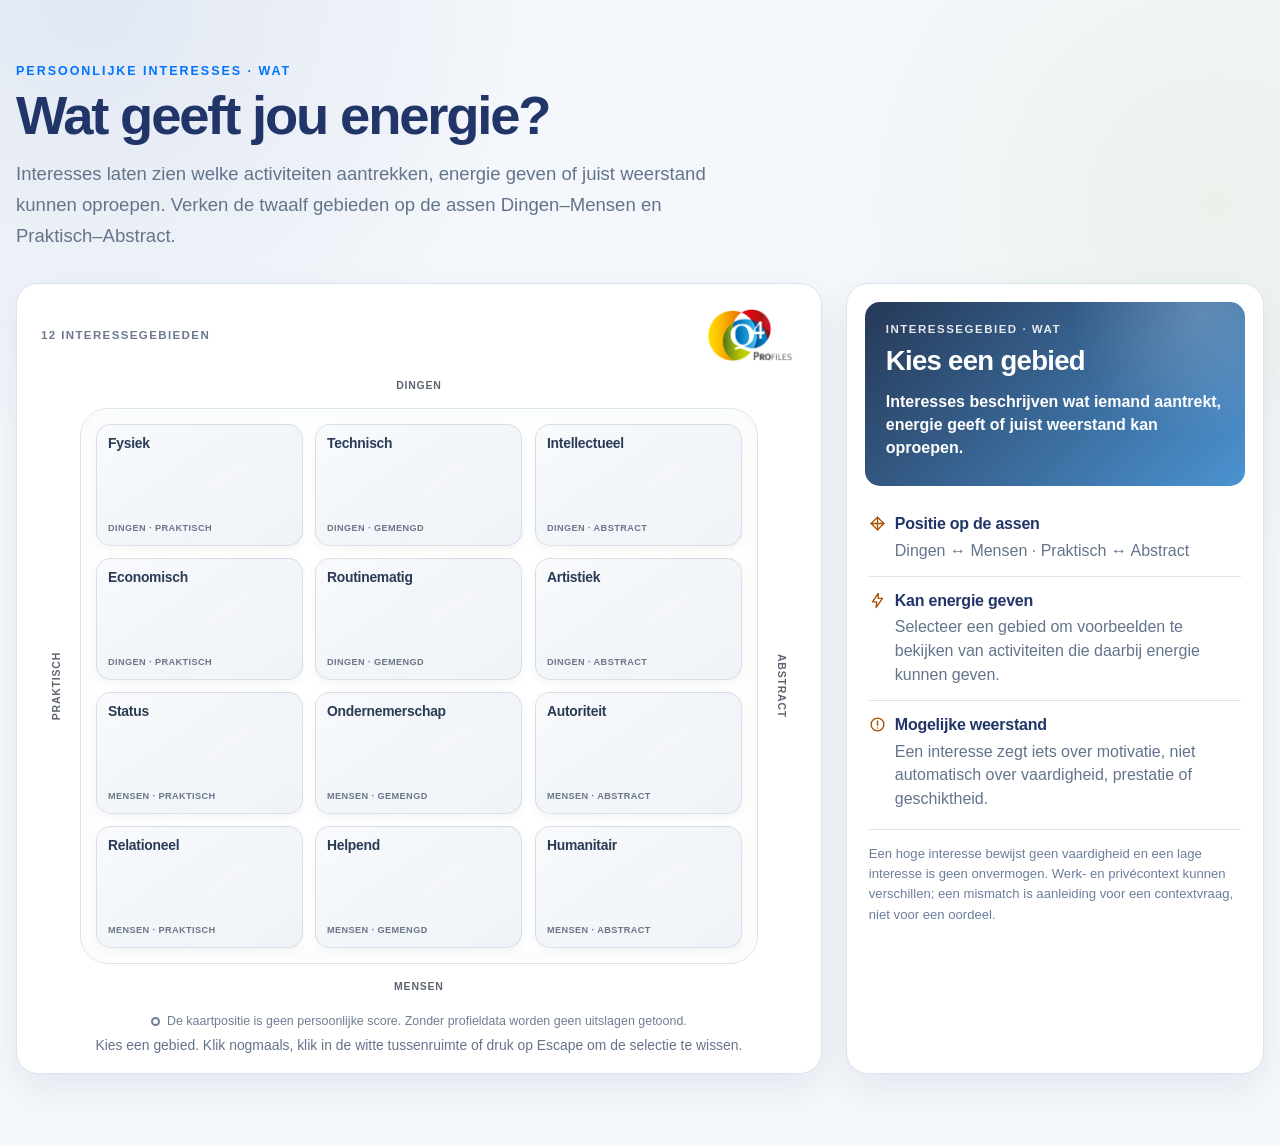
<file: attached_assets/q4-interessesmodel_1787061980220.html>
<!doctype html>
<html lang="nl">
<head>
  <meta charset="utf-8">
  <meta name="viewport" content="width=device-width, initial-scale=1">
  <meta
    name="description"
    content="Verken de twaalf persoonlijke interessegebieden van Q4 Profiles in een interactieve kaart."
  >
  <title>Persoonlijke Interesses | Q4 Profiles</title>
  <style>
:root {
  color-scheme: light;
  --ink: #263957;
  --ink-strong: #223568;
  --ink-soft: #64748b;
  --page: #f4f7fb;
  --surface: #ffffff;
  --line: #dbe3ed;
  --grid-grey: #d9d9d9;
  --focus: #1f376d;

  /* Type IV uses the established green pair from the interactive DISC grid. */
  --type-iv-from: #53a619;
  --type-iv-to: #6ec71c;
  --type-iv-deep: #39730e;
  --type-iii-from: #0074ff;
  --type-iii-to: #2588ff;
  --type-iii-deep: #0054ba;
  --type-i-from: #f27300;
  --type-i-to: #f48826;
  --type-i-deep: #a84f00;
  --type-ii-from: #9a00ff;
  --type-ii-to: #a826ff;
  --type-ii-deep: #6c00b3;

  font-family: "Source Sans Pro", "Source Sans 3", Inter, ui-sans-serif,
    -apple-system, BlinkMacSystemFont, "Segoe UI", sans-serif;
}

* {
  box-sizing: border-box;
}

html {
  min-width: 320px;
}

body {
  margin: 0;
  color: var(--ink);
  background:
    radial-gradient(circle at 7% 0%, rgba(60, 97, 168, 0.1), transparent 28rem),
    radial-gradient(circle at 95% 18%, rgba(127, 176, 56, 0.08), transparent 23rem),
    var(--page);
}

button,
input,
textarea,
select {
  font: inherit;
}

.page-shell {
  width: min(1320px, calc(100% - 32px));
  margin: 0 auto;
  padding: 64px 0 72px;
}

.intro {
  max-width: 780px;
  margin-bottom: 32px;
}

.eyebrow {
  margin: 0 0 10px;
  color: var(--type-iii-from);
  font-size: 0.78rem;
  font-weight: 700;
  letter-spacing: 0.16em;
  text-transform: uppercase;
}

h1 {
  margin: 0;
  color: var(--ink-strong);
  font-size: clamp(2.2rem, 4.25vw, 3.65rem);
  font-weight: 700;
  letter-spacing: -0.04em;
  line-height: 1.02;
}

.intro__copy {
  max-width: 690px;
  margin: 16px 0 0;
  color: var(--ink-soft);
  font-size: clamp(1rem, 1.45vw, 1.16rem);
  line-height: 1.65;
}

.profile-model-shell {
  display: grid;
  grid-template-columns: minmax(0, 1.65fr) minmax(350px, 0.86fr);
  gap: 24px;
  align-items: stretch;
}

.model-card,
.detail-card {
  min-width: 0;
  border: 1px solid var(--line);
  border-radius: 22px;
  background: var(--surface);
  box-shadow: 0 14px 36px rgba(31, 55, 89, 0.075);
}

.model-card {
  padding: 30px 26px 21px;
}

.values-model {
  display: grid;
  grid-template-columns: 30px minmax(0, 1fr) 30px;
  grid-template-rows: 28px minmax(0, 1fr) 28px;
  gap: 9px;
  width: 100%;
}

.axis-label {
  align-self: center;
  justify-self: center;
  color: #5d6571;
  font-size: clamp(0.64rem, 0.82vw, 0.82rem);
  font-weight: 650;
  letter-spacing: 0.075em;
  text-transform: uppercase;
  white-space: nowrap;
}

.axis-label--top {
  grid-column: 2;
  grid-row: 1;
}

.axis-label--bottom {
  grid-column: 2;
  grid-row: 3;
}

.axis-label--left {
  grid-column: 1;
  grid-row: 2;
  writing-mode: vertical-rl;
  transform: rotate(180deg);
}

.axis-label--right {
  grid-column: 3;
  grid-row: 2;
  writing-mode: vertical-rl;
}

.values-grid {
  position: relative;
  isolation: isolate;
  display: grid;
  grid-column: 2;
  grid-row: 2;
  grid-template-columns: repeat(2, minmax(0, 1fr));
  grid-template-rows: repeat(2, minmax(0, 1fr));
  gap: 6%;
  aspect-ratio: 1.415 / 1;
  overflow: visible;
  border-radius: clamp(18px, 3vw, 34px);
  padding: 5.2%;
  background: var(--grid-grey);
  container-type: inline-size;
}

.values-grid::before,
.values-grid::after {
  content: "";
  position: absolute;
  z-index: 0;
  background: #ffffff;
  pointer-events: none;
}

.values-grid::before {
  top: 5%;
  bottom: 5%;
  left: 50%;
  width: 6.2%;
  transform: translateX(-50%);
}

.values-grid::after {
  top: 50%;
  right: 5%;
  left: 5%;
  height: 6.2%;
  transform: translateY(-50%);
}

.value-tile {
  --tile-from: var(--type-iv-from);
  --tile-to: var(--type-iv-to);
  position: relative;
  z-index: 1;
  display: flex;
  min-width: 0;
  min-height: 0;
  overflow: hidden;
  border: 0;
  border-radius: clamp(11px, 1.7vw, 21px);
  padding: 8%;
  color: #ffffff;
  background: var(--tile-from);
  text-align: left;
  cursor: pointer;
  transition:
    transform 170ms ease,
    box-shadow 170ms ease,
    opacity 190ms ease,
    filter 190ms ease;
}

.value-tile::after {
  content: "";
  position: absolute;
  width: 88%;
  aspect-ratio: 1;
  border-radius: 50%;
  background: var(--tile-to);
  pointer-events: none;
}

.value-tile--iv {
  --tile-from: var(--type-iv-from);
  --tile-to: var(--type-iv-to);
  align-items: flex-start;
  justify-content: flex-start;
}

.value-tile--iv .value-tile__content {
  text-shadow: 0 1px 3px rgba(31, 73, 9, 0.58);
}

.value-tile--iii {
  --tile-from: var(--type-iii-from);
  --tile-to: var(--type-iii-to);
  align-items: flex-start;
  justify-content: flex-end;
  text-align: right;
}

.value-tile--i {
  --tile-from: var(--type-i-from);
  --tile-to: var(--type-i-to);
  align-items: flex-end;
  justify-content: flex-start;
}

.value-tile--ii {
  --tile-from: var(--type-ii-from);
  --tile-to: var(--type-ii-to);
  align-items: flex-end;
  justify-content: flex-end;
  text-align: right;
}

.value-tile--iv::after {
  right: -28%;
  bottom: -54%;
}

.value-tile--iii::after {
  bottom: -54%;
  left: -28%;
}

.value-tile--i::after {
  top: -54%;
  right: -28%;
}

.value-tile--ii::after {
  top: -54%;
  left: -28%;
}

.value-tile:hover {
  z-index: 2;
  transform: translateY(-1px);
  box-shadow: 0 8px 18px rgba(24, 43, 72, 0.16);
}

.value-tile:focus-visible {
  z-index: 4;
  outline: 3px solid var(--focus);
  outline-offset: 3px;
}

.value-tile[aria-pressed="true"] {
  z-index: 3;
  box-shadow:
    inset 0 0 0 2px rgba(255, 255, 255, 0.78),
    0 12px 26px rgba(24, 43, 72, 0.28);
  transform: scale(1.018);
}

/* Zonder selectie blijven alle vier vlakken volledig op kleur. */
.profile-model-shell.has-selection .value-tile:not([aria-pressed="true"]) {
  opacity: 0.34;
  filter: saturate(0.42) brightness(1.12);
  transform: scale(0.988);
}

.profile-model-shell.has-selection
  .value-tile:not([aria-pressed="true"]):is(:hover, :focus-visible) {
  opacity: 0.7;
  filter: saturate(0.76) brightness(1.06);
  transform: translateY(-1px) scale(0.994);
}

.profile-model-shell.has-selection .value-tile[aria-pressed="true"] {
  opacity: 1;
  filter: none;
}

/* Hover is een tijdelijke voorvertoning; de klikselectie blijft inhoudelijk actief. */
@media (hover: hover) and (pointer: fine) {
  /* Buiten het witte modelkader staan alle vlakken weer volledig op kleur. */
  .profile-model-shell:not(.is-pointer-inside):not(.has-hover-preview)
    .value-tile {
    opacity: 1;
    filter: none;
    transform: none;
  }

  .profile-model-shell:not(.is-pointer-inside):not(.has-hover-preview)
    .value-tile:not([aria-pressed="true"]) {
    box-shadow: none;
  }

  .profile-model-shell:not(.is-pointer-inside):not(.has-hover-preview)
    .value-tile[aria-pressed="true"] {
    box-shadow:
      inset 0 0 0 2px rgba(255, 255, 255, 0.78),
      0 10px 22px rgba(24, 43, 72, 0.22);
    transform: scale(1.012);
  }

  .profile-model-shell.has-hover-preview
    .value-tile:not(.is-hover-preview) {
    opacity: 0.32;
    filter: grayscale(0.74) saturate(0.24) brightness(1.12);
    transform: scale(0.982);
  }

  .profile-model-shell.has-hover-preview .value-tile.is-hover-preview {
    z-index: 4;
    opacity: 1;
    filter: saturate(1.08) brightness(1.045);
    box-shadow: 0 17px 34px rgba(22, 43, 74, 0.3);
    transform: translateY(-3px) scale(1.024);
  }
}

.value-tile__content {
  position: relative;
  z-index: 1;
  display: grid;
  gap: clamp(4px, 0.8cqi, 8px);
  max-width: 92%;
}

.value-tile__type {
  font-size: clamp(0.61rem, 1.65cqi, 0.84rem);
  font-weight: 700;
  letter-spacing: 0.12em;
  line-height: 1;
  text-transform: uppercase;
}

.value-tile__name {
  font-size: clamp(0.72rem, 2.35cqi, 1.24rem);
  font-weight: 700;
  letter-spacing: -0.018em;
  line-height: 1.08;
  overflow-wrap: anywhere;
}

.values-grid__center {
  position: absolute;
  top: 50%;
  left: 50%;
  z-index: 5;
  display: grid;
  width: 27%;
  aspect-ratio: 1;
  place-items: center;
  border: 1px solid rgba(255, 255, 255, 0.86);
  border-radius: 50%;
  background: rgba(255, 255, 255, 0.54);
  box-shadow: 0 8px 26px rgba(43, 55, 76, 0.13);
  transform: translate(-50%, -50%);
  pointer-events: none;
}

.values-grid__logo-surface {
  display: grid;
  width: 72%;
  aspect-ratio: 1;
  place-items: center;
  border-radius: 50%;
  background: #ffffff;
  box-shadow: 0 3px 12px rgba(42, 54, 77, 0.11);
}

.values-grid__logo {
  display: block;
  width: 76%;
  height: auto;
}

.model-hint {
  margin: 15px 0 0;
  color: var(--ink-soft);
  font-size: 0.87rem;
  text-align: center;
}

.detail-card {
  --active-from: var(--type-iv-from);
  --active-to: var(--type-iv-to);
  --active-deep: var(--type-iv-deep);
  --active-soft: rgba(83, 166, 25, 0.09);
  --active-line: rgba(83, 166, 25, 0.25);
  display: flex;
  min-height: 690px;
  flex-direction: column;
  overflow: hidden;
}

.detail-card--neutral {
  --active-from: var(--ink-strong);
  --active-to: #4b93d2;
  --active-deep: var(--ink-strong);
  --active-soft: rgba(75, 147, 210, 0.08);
  --active-line: rgba(75, 147, 210, 0.22);
}

.detail-card--type-iii {
  --active-from: var(--type-iii-from);
  --active-to: var(--type-iii-to);
  --active-deep: var(--type-iii-deep);
  --active-soft: rgba(0, 116, 255, 0.08);
  --active-line: rgba(0, 116, 255, 0.23);
}

.detail-card--type-i {
  --active-from: var(--type-i-from);
  --active-to: var(--type-i-to);
  --active-deep: var(--type-i-deep);
  --active-soft: rgba(242, 115, 0, 0.08);
  --active-line: rgba(242, 115, 0, 0.23);
}

.detail-card--type-ii {
  --active-from: var(--type-ii-from);
  --active-to: var(--type-ii-to);
  --active-deep: var(--type-ii-deep);
  --active-soft: rgba(154, 0, 255, 0.08);
  --active-line: rgba(154, 0, 255, 0.23);
}

.detail-card__header {
  min-height: 184px;
  margin: 18px 18px 0;
  border-radius: 15px;
  padding: 21px 21px 20px;
  color: #ffffff;
  background:
    radial-gradient(circle at 88% 5%, rgba(255, 255, 255, 0.18), transparent 34%),
    linear-gradient(135deg, var(--active-from), var(--active-to));
}

.detail-card--type-iv .detail-card__header {
  text-shadow: 0 1px 3px rgba(31, 73, 9, 0.5);
}

.detail-card__kicker {
  display: block;
  margin-bottom: 9px;
  font-size: 0.72rem;
  font-weight: 700;
  letter-spacing: 0.13em;
  text-transform: uppercase;
  opacity: 0.88;
}

.detail-card__title {
  display: flex;
  flex-wrap: wrap;
  gap: 0 8px;
  align-items: baseline;
  margin: 0;
  font-size: clamp(1.4rem, 2.15vw, 1.92rem);
  font-weight: 700;
  letter-spacing: -0.025em;
  line-height: 1.1;
}

.detail-card__dash {
  font-weight: 400;
  opacity: 0.7;
}

.detail-card__summary {
  max-width: 35rem;
  margin: 13px 0 0;
  font-size: 1rem;
  font-weight: 600;
  line-height: 1.45;
}

.detail-card__body {
  display: grid;
  flex: 1;
  grid-template-rows: auto auto;
  align-content: start;
  gap: 16px;
  padding: 26px 22px 22px;
}

.public-insights {
  display: grid;
  align-content: start;
}

.public-insight {
  display: grid;
  grid-template-columns: 18px minmax(0, 1fr);
  gap: 8px;
  align-items: start;
  padding: 14px 0;
  border-bottom: 1px solid var(--line);
}

.public-insight:first-child {
  padding-top: 2px;
}

.public-insight:last-child {
  padding-bottom: 2px;
  border-bottom: 0;
}

.public-insight__icon {
  width: 17px;
  height: 17px;
  margin-top: 1px;
  overflow: visible;
  color: #0074ff;
  fill: none;
  stroke: currentColor;
  stroke-width: 1.9;
  stroke-linecap: round;
  stroke-linejoin: round;
}

.public-insight h3 {
  margin: 0 0 5px;
  color: var(--ink-strong);
  font-size: 1rem;
  font-weight: 700;
  letter-spacing: -0.015em;
  line-height: 1.2;
}

.public-insight p {
  margin: 0;
  color: var(--ink-soft);
  line-height: 1.48;
}

.depth-note {
  margin: 0;
  padding-top: 14px;
  border-top: 1px solid var(--line);
  color: #6c7e9b;
  font-size: 0.82rem;
  line-height: 1.55;
}

@media (max-width: 1040px) {
  .profile-model-shell {
    grid-template-columns: 1fr;
  }

  .detail-card {
    min-height: 0;
  }

  .detail-card__header {
    min-height: 0;
  }

  .detail-card__body {
    grid-template-columns: 1fr;
    align-items: start;
  }
}

@media (max-width: 640px) {
  .page-shell {
    width: min(100% - 20px, 1320px);
    padding: 36px 0 48px;
  }

  .intro {
    margin-bottom: 22px;
  }

  h1 {
    font-size: clamp(2.05rem, 10.5vw, 3rem);
  }

  .model-card {
    border-radius: 18px;
    padding: 20px 13px 16px;
  }

  .values-model {
    grid-template-columns: 18px minmax(0, 1fr) 18px;
    grid-template-rows: 22px minmax(0, 1fr) 22px;
    gap: 6px;
  }

  .axis-label {
    font-size: 0.57rem;
    letter-spacing: 0.055em;
  }

  .values-grid {
    border-radius: 15px;
  }

  .value-tile {
    border-radius: 9px;
  }

  .value-tile__name {
    letter-spacing: -0.025em;
  }

  .model-hint {
    font-size: 0.79rem;
    line-height: 1.4;
  }

  .detail-card {
    border-radius: 18px;
  }

  .detail-card__header {
    margin: 12px 12px 0;
    padding: 19px;
  }

  .detail-card__title {
    display: block;
    font-size: 1.52rem;
  }

  .detail-card__dash {
    display: none;
  }

  .detail-card__title [data-field="name"] {
    display: block;
    margin-top: 2px;
  }

  .detail-card__body {
    grid-template-columns: 1fr;
    grid-template-rows: auto;
    gap: 18px;
    padding: 20px;
  }
}

@media (max-width: 390px) {
  .value-tile__content {
    gap: 3px;
  }

  .values-grid__center {
    width: 28%;
  }

  .values-grid__logo-surface {
    width: 74%;
  }
}

@media (prefers-reduced-motion: reduce) {
  .value-tile {
    transition: none;
  }
}

</style>
  <style>
:root {
  --interest-accent: #e87a2c;
  --interest-accent-from: #e87a2c;
  --interest-accent-to: #e4b720;
  --interest-accent-deep: #a84f00;
  --interest-accent-ink: #1f2f49;
  --interest-accent-soft: #fdf2e9;
  --interest-accent-line: rgba(232, 122, 44, 0.28);
  --interest-neutral-from: #f8fafc;
  --interest-neutral-to: #edf1f6;
  --interest-neutral-ink: #2b3b55;
}

.interests-page {
  width: min(1380px, calc(100% - 32px));
}

.interests-page .intro {
  max-width: 820px;
}

.interests-shell {
  grid-template-columns: minmax(0, 1.58fr) minmax(360px, 0.82fr);
}

.interests-card {
  padding: 22px 24px 20px;
}

.interests-card__brand {
  display: flex;
  min-height: 42px;
  justify-content: space-between;
  align-items: center;
  gap: 16px;
  margin-bottom: 8px;
  color: #6d7890;
  font-size: 0.72rem;
  font-weight: 700;
  letter-spacing: 0.12em;
  text-transform: uppercase;
}

.interests-card__logo {
  display: block;
  width: 94px;
  height: auto;
}

.interests-model {
  display: grid;
  grid-template-columns: 30px minmax(0, 1fr) 30px;
  grid-template-rows: 27px minmax(0, 1fr) 27px;
  gap: 9px;
  width: 100%;
}

.interests-grid {
  position: relative;
  isolation: isolate;
  display: grid;
  grid-column: 2;
  grid-row: 2;
  grid-template-columns: repeat(3, minmax(0, 1fr));
  grid-template-rows: repeat(4, minmax(0, 1fr));
  gap: clamp(7px, 1.1vw, 12px);
  aspect-ratio: 1.22 / 1;
  overflow: visible;
  border: 1px solid #dce3ec;
  border-radius: clamp(17px, 2.4vw, 28px);
  padding: clamp(8px, 1.45vw, 15px);
  background: #ffffff;
  box-shadow:
    inset 0 0 0 1px rgba(255, 255, 255, 0.9),
    inset 0 0 26px rgba(43, 61, 91, 0.045);
  container-type: inline-size;
}

.interest-tile {
  --tile-surface: linear-gradient(145deg, var(--interest-neutral-from), var(--interest-neutral-to));
  --tile-active-surface: linear-gradient(145deg, var(--interest-accent-from), var(--interest-accent-to));
  --tile-ink: var(--interest-neutral-ink);
  --tile-active-ink: var(--interest-accent-ink);
  position: relative;
  z-index: 1;
  display: flex;
  min-width: 0;
  min-height: 0;
  flex-direction: column;
  justify-content: space-between;
  align-items: flex-start;
  gap: 7px;
  overflow: hidden;
  border: 1px solid rgba(44, 63, 119, 0.13);
  border-radius: clamp(9px, 1.3vw, 15px);
  padding: clamp(8px, 1.7cqi, 14px);
  color: var(--tile-ink);
  background: var(--tile-surface);
  box-shadow: 0 3px 9px rgba(30, 49, 78, 0.055);
  text-align: left;
  cursor: pointer;
  transform-origin: center;
  transition:
    opacity 260ms cubic-bezier(0.22, 1, 0.36, 1),
    filter 260ms cubic-bezier(0.22, 1, 0.36, 1),
    transform 300ms cubic-bezier(0.22, 1, 0.36, 1),
    box-shadow 300ms cubic-bezier(0.22, 1, 0.36, 1),
    color 260ms ease,
    background 260ms ease;
  will-change: opacity, filter, transform;
}

.interest-tile::after {
  content: "";
  position: absolute;
  right: -22%;
  bottom: -55%;
  width: 76%;
  aspect-ratio: 1;
  border-radius: 50%;
  background: rgba(255, 255, 255, 0.13);
  pointer-events: none;
}

.interest-tile__label,
.interest-tile__axis,
.interest-tile__rank {
  position: relative;
  z-index: 1;
}

.interest-tile__label {
  max-width: 100%;
  font-size: clamp(0.69rem, 2.15cqi, 1rem);
  font-weight: 700;
  letter-spacing: -0.018em;
  line-height: 1.08;
  hyphens: manual;
  overflow-wrap: anywhere;
}

.interest-tile__axis {
  font-size: clamp(0.54rem, 1.42cqi, 0.68rem);
  font-weight: 650;
  letter-spacing: 0.045em;
  line-height: 1.15;
  opacity: 0.68;
  text-transform: uppercase;
}

.interest-tile__rank {
  display: none;
  align-self: flex-end;
  border-radius: 999px;
  padding: 3px 7px;
  background: rgba(255, 255, 255, 0.2);
  font-size: 0.64rem;
  font-weight: 750;
  line-height: 1;
}

.interests-shell.has-profile-data .interest-tile__rank {
  display: inline-flex;
}

.interests-shell.has-profile-data .interest-tile[data-zone="highest"] {
  --tile-surface: linear-gradient(145deg, #679531, #9fc938);
  --tile-active-surface: linear-gradient(145deg, #568126, #91bd2f);
  --tile-ink: #ffffff;
  --tile-active-ink: #ffffff;
}

.interests-shell.has-profile-data .interest-tile[data-zone="situational"] {
  --tile-surface: linear-gradient(145deg, #cf8e27, #ebca54);
  --tile-active-surface: linear-gradient(145deg, #bb7a18, #e4b720);
  --tile-ink: #33280f;
  --tile-active-ink: #2d230b;
}

.interests-shell.has-profile-data .interest-tile[data-zone="low"] {
  --tile-surface: linear-gradient(145deg, #821c28, #c95739);
  --tile-active-surface: linear-gradient(145deg, #741721, #b84532);
  --tile-ink: #ffffff;
  --tile-active-ink: #ffffff;
}

.interest-tile:focus-visible {
  z-index: 6;
  outline: 3px solid var(--focus);
  outline-offset: 3px;
}

.interests-shell.has-selection:not(.has-hover-preview)
  .interest-tile:not([aria-pressed="true"]) {
  opacity: 0.38;
  filter: grayscale(0.58) saturate(0.3) brightness(1.08);
  transform: scale(0.985);
}

.interests-shell.has-selection:not(.has-hover-preview)
  .interest-tile[aria-pressed="true"] {
  z-index: 4;
  color: var(--tile-active-ink);
  background: var(--tile-active-surface);
  box-shadow: 0 14px 28px rgba(31, 44, 83, 0.25);
  transform: translateY(-2px) scale(1.018);
}

.interests-map-note {
  display: flex;
  justify-content: center;
  align-items: center;
  gap: 7px;
  margin: 13px 0 0;
  color: #6f7e94;
  font-size: 0.78rem;
  line-height: 1.35;
  text-align: center;
}

.interests-map-note span {
  flex: 0 0 auto;
  width: 9px;
  height: 9px;
  border: 2px solid #71809a;
  border-radius: 50%;
}

.interests-card .model-hint {
  margin-top: 8px;
}

.interest-detail {
  --active-from: var(--interest-accent-from);
  --active-to: var(--interest-accent-to);
  --active-deep: var(--interest-accent-deep);
  --active-soft: rgba(232, 122, 44, 0.09);
  --active-line: var(--interest-accent-line);
  min-height: 720px;
}

.interest-detail.detail-card--neutral {
  --active-from: #263957;
  --active-to: #4b93d2;
}

.interest-detail__meta {
  display: flex;
  justify-content: space-between;
  align-items: flex-start;
  gap: 12px;
}

.interest-detail__rank {
  display: inline-flex;
  flex-wrap: wrap;
  justify-content: flex-end;
  gap: 4px;
  border: 1px solid rgba(255, 255, 255, 0.32);
  border-radius: 999px;
  padding: 4px 8px;
  font-size: 0.68rem;
  font-weight: 700;
  line-height: 1.1;
}

.interest-detail__rank[hidden] {
  display: none;
}

.interest-detail:not(.detail-card--neutral) .detail-card__header {
  color: var(--interest-accent-ink);
}

.interest-detail:not(.detail-card--neutral) .interest-detail__rank {
  border-color: rgba(31, 47, 73, 0.28);
  background: rgba(255, 255, 255, 0.2);
}

.interest-detail .detail-card__title {
  margin-top: 2px;
}

.interest-detail .public-insight__icon {
  color: var(--interest-accent-deep);
}

@media (hover: hover) and (pointer: fine) {
  .interests-shell:not(.is-pointer-inside):not(.has-hover-preview)
    .interest-tile {
    opacity: 1;
    color: var(--tile-ink);
    background: var(--tile-surface);
    filter: none;
    transform: none;
  }

  .interests-shell:not(.is-pointer-inside):not(.has-hover-preview)
    .interest-tile:not([aria-pressed="true"]) {
    box-shadow: 0 3px 9px rgba(30, 49, 78, 0.055);
  }

  .interests-shell:not(.is-pointer-inside):not(.has-hover-preview)
    .interest-tile[aria-pressed="true"] {
    box-shadow: 0 8px 18px rgba(31, 44, 83, 0.18);
    transform: scale(1.006);
  }

  .interests-shell.has-hover-preview
    .interest-tile:not(.is-hover-preview) {
    opacity: 0.3;
    filter: grayscale(0.8) saturate(0.2) brightness(1.08);
    transform: scale(0.978);
  }

  .interests-shell.has-hover-preview .interest-tile.is-hover-preview {
    z-index: 5;
    opacity: 1;
    color: var(--tile-active-ink);
    background: var(--tile-active-surface);
    filter: saturate(1.04) brightness(1.025);
    box-shadow: 0 17px 32px rgba(31, 44, 83, 0.27);
    transform: translateY(-3px) scale(1.024);
  }
}

@media (max-width: 1040px) {
  .interests-shell {
    grid-template-columns: 1fr;
  }

  .interest-detail {
    min-height: 0;
  }
}

@media (max-width: 640px) {
  .interests-page {
    width: min(100% - 20px, 1380px);
  }

  .interests-card {
    padding: 16px 11px 15px;
  }

  .interests-card__brand {
    min-height: 32px;
    margin: 0 5px 5px;
    font-size: 0.62rem;
  }

  .interests-card__logo {
    width: 76px;
  }

  .interests-model {
    grid-template-columns: 18px minmax(0, 1fr) 18px;
    grid-template-rows: 21px minmax(0, 1fr) 21px;
    gap: 5px;
  }

  .interests-grid {
    gap: 6px;
    aspect-ratio: 0.95 / 1;
    border-radius: 15px;
    padding: 7px;
  }

  .interest-tile {
    gap: 2px;
    border-radius: 8px;
    padding: 7px 6px;
  }

  .interest-tile__label {
    font-size: clamp(0.62rem, 3.25vw, 0.77rem);
  }

  .interest-tile__axis {
    display: none;
  }

  .interest-tile__rank {
    padding: 2px 5px;
    font-size: 0.56rem;
  }

  .interests-map-note {
    align-items: flex-start;
    margin-top: 10px;
    padding: 0 4px;
    font-size: 0.7rem;
  }

  .interests-map-note span {
    margin-top: 2px;
  }

  .interest-detail__meta {
    display: block;
  }

  .interest-detail__rank {
    margin-bottom: 8px;
  }
}

@media (max-width: 390px) {
  .interests-grid {
    aspect-ratio: 0.86 / 1;
  }

  .interest-tile__label {
    font-size: 0.63rem;
  }
}

@media (prefers-reduced-motion: reduce) {
  .interest-tile {
    transition: none;
  }
}

</style>
</head>
<body>
  <main class="page-shell interests-page">
    <section class="intro" aria-labelledby="page-title">
      <p class="eyebrow">Persoonlijke Interesses · Wat</p>
      <h1 id="page-title">Wat geeft jou energie?</h1>
      <p class="intro__copy">
        Interesses laten zien welke activiteiten aantrekken, energie geven of juist weerstand kunnen oproepen.
        Verken de twaalf gebieden op de assen Dingen–Mensen en Praktisch–Abstract.
      </p>
    </section>

    <section
      class="profile-model-shell interests-shell"
      data-profile-model="interesses"
      data-active-item="none"
      aria-label="Interactief model voor Persoonlijke Interesses"
    >
      <div class="model-card interests-card">
        <div class="interests-card__brand" aria-hidden="true">
          <span>12 interessegebieden</span>
          <img
            class="interests-card__logo"
            src="[data-uri]"
            alt=""
            width="3126"
            height="1918"
          >
        </div>

        <div class="interests-model" aria-label="Kies een interessegebied">
          <span class="axis-label axis-label--top">Dingen</span>
          <span class="axis-label axis-label--left">Praktisch</span>
          <span class="axis-label axis-label--right">Abstract</span>
          <span class="axis-label axis-label--bottom">Mensen</span>

          <div
            class="interests-grid"
            data-model-grid
            role="group"
            aria-label="Twaalf interessegebieden in vier rijen en drie kolommen"
          ></div>
        </div>

        <p class="interests-map-note">
          <span aria-hidden="true"></span>
          De kaartpositie is geen persoonlijke score. Zonder profieldata worden geen uitslagen getoond.
        </p>
        <p class="model-hint">
          Kies een gebied. Klik nogmaals, klik in de witte tussenruimte of druk op Escape om de selectie te wissen.
        </p>
      </div>

      <article
        class="detail-card detail-card--neutral interest-detail"
        id="interest-detail"
        data-active-item="none"
        aria-live="polite"
        aria-atomic="true"
      >
        <header class="detail-card__header">
          <div class="interest-detail__meta">
            <span class="detail-card__kicker">Interessegebied · Wat</span>
            <span class="interest-detail__rank" data-field="rank-container" hidden>
              <span data-field="rank"></span>
              <span aria-hidden="true">·</span>
              <span data-field="zone"></span>
            </span>
          </div>
          <h2 class="detail-card__title" data-field="label">Kies een gebied</h2>
          <p class="detail-card__summary" data-field="summary">
            Interesses beschrijven wat iemand aantrekt, energie geeft of juist weerstand kan oproepen.
          </p>
        </header>

        <div class="detail-card__body">
          <section class="public-insights" aria-label="Beknopte uitleg van het interessegebied">
            <div class="public-insight">
              <svg class="public-insight__icon" viewBox="0 0 24 24" aria-hidden="true" focusable="false">
                <path d="M12 3v18M3 12h18"></path>
                <path d="m8 7 4-4 4 4M8 17l4 4 4-4M7 8l-4 4 4 4M17 8l4 4-4 4"></path>
              </svg>
              <div>
                <h3>Positie op de assen</h3>
                <p data-field="position">Dingen ↔ Mensen · Praktisch ↔ Abstract</p>
              </div>
            </div>

            <div class="public-insight">
              <svg class="public-insight__icon" viewBox="0 0 24 24" aria-hidden="true" focusable="false">
                <path d="M13 2 5 14h6l-1 8 9-13h-6V2Z"></path>
              </svg>
              <div>
                <h3>Kan energie geven</h3>
                <p data-field="activities">
                  Selecteer een gebied om voorbeelden te bekijken van activiteiten die daarbij energie kunnen geven.
                </p>
              </div>
            </div>

            <div class="public-insight">
              <svg class="public-insight__icon" viewBox="0 0 24 24" aria-hidden="true" focusable="false">
                <circle cx="12" cy="12" r="9"></circle>
                <path d="M12 7v6M12 17h.01"></path>
              </svg>
              <div>
                <h3>Mogelijke weerstand</h3>
                <p data-field="resistance">
                  Een interesse zegt iets over motivatie, niet automatisch over vaardigheid, prestatie of geschiktheid.
                </p>
              </div>
            </div>
          </section>

          <p class="depth-note">
            Een hoge interesse bewijst geen vaardigheid en een lage interesse is geen onvermogen.
            Werk- en privécontext kunnen verschillen; een mismatch is aanleiding voor een contextvraag, niet voor een oordeel.
          </p>
        </div>
      </article>
    </section>
  </main>

  <script>
(function registerProfileModelShell(global) {
  class ProfileModelShell {
    constructor(root, config, options = {}) {
      this.root = root;
      this.config = config;
      this.options = options;
      this.itemsById = new Map(config.items.map((item) => [item.id, item]));
      this.controls = [...root.querySelectorAll("[data-model-item]")];
      this.grid = root.querySelector("[data-model-grid]");
      this.activeItemId = null;

      this.bindEvents();

      if (config.initialItemId) {
        this.select(config.initialItemId);
      } else {
        this.reset();
      }
    }

    bindEvents() {
      this.controls.forEach((control) => {
        control.addEventListener("click", () => {
          const itemId = control.dataset.modelItem;

          if (this.activeItemId === itemId) {
            this.reset();
          } else {
            this.select(itemId);
          }
        });

        control.addEventListener("keydown", (event) => {
          if (event.key === "Escape") {
            event.preventDefault();
            this.reset();
            return;
          }

          this.handleDirectionalKey(event, control.dataset.modelItem);
        });
      });

      this.grid?.addEventListener("click", (event) => {
        if (event.target === this.grid && this.activeItemId) {
          this.reset();
        }
      });

      if (
        this.grid &&
        global.matchMedia?.("(hover: hover) and (pointer: fine)").matches
      ) {
        this.grid.addEventListener("pointerenter", () => {
          this.root.classList.add("is-pointer-inside");
        });

        this.controls.forEach((control) => {
          control.addEventListener("pointerenter", () => {
            this.setHoverPreview(control.dataset.modelItem);
          });
        });

        this.grid.addEventListener("pointerleave", () => {
          this.root.classList.remove("is-pointer-inside");
          this.clearHoverPreview();
        });
      }
    }

    setHoverPreview(itemId) {
      this.root.classList.add("has-hover-preview");

      this.controls.forEach((control) => {
        control.classList.toggle(
          "is-hover-preview",
          control.dataset.modelItem === itemId,
        );
      });
    }

    clearHoverPreview() {
      this.root.classList.remove("has-hover-preview");
      this.controls.forEach((control) => {
        control.classList.remove("is-hover-preview");
      });
    }

    handleDirectionalKey(event, itemId) {
      const moves = {
        ArrowUp: { row: -1, column: 0 },
        ArrowRight: { row: 0, column: 1 },
        ArrowDown: { row: 1, column: 0 },
        ArrowLeft: { row: 0, column: -1 },
      };

      if (event.key === "Home" || event.key === "End") {
        event.preventDefault();
        const target = event.key === "Home"
          ? this.config.items[0]
          : this.config.items[this.config.items.length - 1];
        this.focusAndSelect(target.id);
        return;
      }

      const move = moves[event.key];
      const current = this.itemsById.get(itemId);

      if (!move || !current) {
        return;
      }

      const target = this.config.items.find(
        (item) =>
          item.position.row === current.position.row + move.row &&
          item.position.column === current.position.column + move.column,
      );

      if (target) {
        event.preventDefault();
        this.focusAndSelect(target.id);
      }
    }

    focusAndSelect(itemId) {
      const control = this.controls.find(
        (candidate) => candidate.dataset.modelItem === itemId,
      );

      if (!control) {
        return;
      }

      control.focus();
      this.select(itemId);
    }

    select(itemId) {
      const item = this.itemsById.get(itemId);

      if (!item) {
        return;
      }

      this.activeItemId = itemId;
      this.root.classList.add("has-selection");
      this.root.dataset.activeItem = itemId;

      this.controls.forEach((control) => {
        control.setAttribute(
          "aria-pressed",
          String(control.dataset.modelItem === itemId),
        );
      });

      this.options.renderItem?.(item, this);
      this.options.onSelectionChange?.(item, this);
    }

    reset() {
      this.activeItemId = null;
      this.root.classList.remove("has-selection");
      this.root.dataset.activeItem = "none";
      this.clearHoverPreview();

      this.controls.forEach((control) => {
        control.setAttribute("aria-pressed", "false");
      });

      this.options.renderNeutral?.(this.config.neutral, this);
      this.options.onSelectionChange?.(null, this);
    }
  }

  global.ProfileModelShell = ProfileModelShell;
})(globalThis);

</script>
  <script>
const interestsModelConfig = {
  id: "interesses",
  initialItemId: null,
  axes: {
    top: "Dingen",
    right: "Abstract",
    bottom: "Mensen",
    left: "Praktisch",
  },
  neutral: {
    label: "Kies een gebied",
    summary:
      "Interesses beschrijven wat iemand aantrekt, energie geeft of juist weerstand kan oproepen.",
    position: "Dingen ↔ Mensen · Praktisch ↔ Abstract",
    activities:
      "Selecteer een gebied om voorbeelden te bekijken van activiteiten die daarbij energie kunnen geven.",
    resistance:
      "Een interesse zegt iets over motivatie, niet automatisch over vaardigheid, prestatie of geschiktheid.",
  },
  items: [
    {
      id: "fysiek",
      label: "Fysiek",
      position: { row: 1, column: 1 },
      axes: { peopleThings: "Dingen", practicalAbstract: "Praktisch" },
      summary:
        "Lichaamsbeweging, inspanning, gezondheid, sport, recreatie, conditie en weerbaarheid.",
      activities:
        "Bewegen, sporten, lichamelijk actief zijn en werken aan gezondheid, conditie of weerbaarheid.",
      resistance:
        "Langdurig stilzitten of activiteiten zonder lichamelijke afwisseling kunnen minder energie geven.",
    },
    {
      id: "technisch",
      label: "Technisch",
      position: { row: 1, column: 2 },
      axes: { peopleThings: "Dingen", practicalAbstract: "Gemengd" },
      summary:
        "Techniek, ambacht, specialistische vakkennis, apparatuur, machines, gereedschap, processen en systemen.",
      activities:
        "Werken met techniek, apparatuur of gereedschap en processen of systemen praktisch doorgronden.",
      resistance:
        "Activiteiten zonder technisch, ambachtelijk of systemisch aanknopingspunt kunnen minder aantrekken.",
    },
    {
      id: "intellectueel",
      label: "Intellectueel",
      position: { row: 1, column: 3 },
      axes: { peopleThings: "Dingen", practicalAbstract: "Abstract" },
      summary:
        "Leren, ontwikkelen, onderzoeken, bestuderen, problemen oplossen en methodisch denkwerk.",
      activities:
        "Nieuwe kennis opdoen, onderzoeken, complexe vragen bestuderen en problemen methodisch oplossen.",
      resistance:
        "Langdurige activiteiten met weinig ruimte voor leren, onderzoek of denkwerk kunnen minder energie geven.",
    },
    {
      id: "economisch",
      label: "Economisch",
      position: { row: 2, column: 1 },
      axes: { peopleThings: "Dingen", practicalAbstract: "Praktisch" },
      summary:
        "Geld en middelen beheren, investeren, sparen, rendement, winst en verlies.",
      activities:
        "Middelen beheren, financiële afwegingen maken en aandacht geven aan rendement, winst en verlies.",
      resistance:
        "Activiteiten waarin middelen of economische resultaten nauwelijks een rol spelen, kunnen minder aantrekken.",
    },
    {
      id: "routinematig",
      label: "Routinematig",
      position: { row: 2, column: 2 },
      axes: { peopleThings: "Dingen", practicalAbstract: "Gemengd" },
      summary:
        "Praktische, herhalende en vertrouwde activiteiten; stabiliteit, orde en conventionele werkwijzen.",
      activities:
        "Werken met herkenbare patronen, herhaalbare taken, duidelijke orde en vertrouwde werkwijzen.",
      resistance:
        "Voortdurende onverwachte verandering, onduidelijkheid of improvisatie kan minder energie geven.",
    },
    {
      id: "artistiek",
      label: "Artistiek",
      position: { row: 2, column: 3 },
      axes: { peopleThings: "Dingen", practicalAbstract: "Abstract" },
      summary:
        "Expressie, esthetiek, originaliteit, onafhankelijkheid, verbeelding, spontaniteit en eigen creatie.",
      activities:
        "Iets creëren, vormgeven of uitdrukken met ruimte voor verbeelding, esthetiek en een eigen stijl.",
      resistance:
        "Sterk voorgeschreven activiteiten met weinig ruimte voor expressie of eigen creatie kunnen weerstand oproepen.",
    },
    {
      id: "status",
      label: "Status",
      position: { row: 3, column: 1 },
      axes: { peopleThings: "Mensen", practicalAbstract: "Praktisch" },
      summary:
        "Persoonlijke invloed, prestige, aanzien, erkenning, zichtbaarheid en anderen overtuigen.",
      activities:
        "Zichtbaar bijdragen, anderen overtuigen en erkenning, invloed of aanzien opbouwen.",
      resistance:
        "Achtergrondrollen met weinig zichtbaarheid, invloed of erkenning kunnen minder aantrekkelijk zijn.",
    },
    {
      id: "ondernemerschap",
      label: "Ondernemerschap",
      position: { row: 3, column: 2 },
      axes: { peopleThings: "Mensen", practicalAbstract: "Gemengd" },
      summary:
        "Innoveren, pionieren, creëren, kansen zoeken, risico nemen en uitdagingen of tegenstand overwinnen.",
      activities:
        "Nieuwe kansen verkennen, pionieren, initiatief nemen, innoveren en uitdagingen aangaan.",
      resistance:
        "Sterk voorspelbare activiteiten zonder ruimte voor initiatief, kansen of uitdaging kunnen minder energie geven.",
    },
    {
      id: "autoriteit",
      label: "Autoriteit",
      position: { row: 3, column: 3 },
      axes: { peopleThings: "Mensen", practicalAbstract: "Abstract" },
      summary:
        "Positionele macht, verantwoordelijkheid, aansprakelijkheid, leidinggeven, beslissen, sturen en aanspreken.",
      activities:
        "Verantwoordelijkheid dragen, beslissingen nemen, richting geven en anderen aanspreken op afspraken.",
      resistance:
        "Activiteiten met weinig verantwoordelijkheid, beslisruimte of mogelijkheid om richting te geven kunnen minder aantrekken.",
    },
    {
      id: "relationeel",
      label: "Relationeel",
      position: { row: 4, column: 1 },
      axes: { peopleThings: "Mensen", practicalAbstract: "Praktisch" },
      summary:
        "Sociale interactie, relaties opbouwen, contact, mensen ontmoeten, optimisme en harmonie zoeken.",
      activities:
        "Contact leggen, relaties onderhouden, mensen ontmoeten en in directe interactie harmonie zoeken.",
      resistance:
        "Langdurig geïsoleerde activiteiten met weinig menselijk contact kunnen minder energie geven.",
    },
    {
      id: "helpend",
      label: "Helpend",
      position: { row: 4, column: 2 },
      axes: { peopleThings: "Mensen", practicalAbstract: "Gemengd" },
      summary:
        "Dienstverlenen, ondersteunen, verzorgen, adviseren, samenwerken en potentieel in mensen zien.",
      activities:
        "Mensen ondersteunen, verzorgen of adviseren en samen mogelijkheden of potentieel ontwikkelen.",
      resistance:
        "Activiteiten met weinig ruimte om anderen te ondersteunen of samen te werken kunnen minder aantrekken.",
    },
    {
      id: "humanitair",
      label: "Humanitair",
      position: { row: 4, column: 3 },
      axes: { peopleThings: "Mensen", practicalAbstract: "Abstract" },
      summary:
        "Bijdragen aan een betekenisvolle zaak, gemeenschap, milieu, welzijn of een betere wereld.",
      activities:
        "Bijdragen aan een gemeenschap, welzijn, milieu of een andere zaak die als betekenisvol wordt ervaren.",
      resistance:
        "Activiteiten waarvan de relatie met een betekenisvolle bijdrage onduidelijk blijft, kunnen minder energie geven.",
    },
  ],
};

const interestEnergyZones = {
  highest: {
    id: "highest",
    label: "Hoogste interesse",
    description: "Rang 1–4 · natuurlijke energie en doorgaans de meeste voldoening",
  },
  situational: {
    id: "situational",
    label: "Situationele interesse",
    description: "Rang 5–8 · verdraagbaar en afhankelijk van de context",
  },
  low: {
    id: "low",
    label: "Desinteresse",
    description: "Rang 9–12 · mogelijke weerstand of energieverlies",
  },
};

function getInterestEnergyZone(rank) {
  const numericRank = Number(rank);

  if (!Number.isInteger(numericRank) || numericRank < 1 || numericRank > 12) {
    return null;
  }

  if (numericRank <= 4) return interestEnergyZones.highest;
  if (numericRank <= 8) return interestEnergyZones.situational;
  return interestEnergyZones.low;
}

const Q4InterestsData = {
  config: interestsModelConfig,
  energyZones: interestEnergyZones,
  getEnergyZone: getInterestEnergyZone,
};

globalThis.Q4InterestsData = Q4InterestsData;

if (typeof module !== "undefined" && module.exports) {
  module.exports = Q4InterestsData;
}

</script>
  <script>
(function initializeInterestsModel(global) {
  const root = document.querySelector('[data-profile-model="interesses"]');
  const data = global.Q4InterestsData;

  if (!root || !data || !global.ProfileModelShell) {
    return;
  }

  const { config, getEnergyZone } = data;
  const grid = root.querySelector("[data-model-grid]");
  const detail = root.querySelector("#interest-detail");
  const profileRanks = new Map();

  const fields = {
    label: detail.querySelector('[data-field="label"]'),
    summary: detail.querySelector('[data-field="summary"]'),
    position: detail.querySelector('[data-field="position"]'),
    activities: detail.querySelector('[data-field="activities"]'),
    resistance: detail.querySelector('[data-field="resistance"]'),
    rankContainer: detail.querySelector('[data-field="rank-container"]'),
    rank: detail.querySelector('[data-field="rank"]'),
    zone: detail.querySelector('[data-field="zone"]'),
  };

  function createGridControls() {
    const fragment = document.createDocumentFragment();

    config.items.forEach((item) => {
      const button = document.createElement("button");
      button.className = "interest-tile";
      button.type = "button";
      button.dataset.modelItem = item.id;
      button.dataset.row = String(item.position.row);
      button.dataset.column = String(item.position.column);
      button.setAttribute("aria-pressed", "false");
      button.setAttribute("aria-controls", "interest-detail");
      button.setAttribute(
        "aria-label",
        `${item.label} — ${item.axes.peopleThings}, ${item.axes.practicalAbstract}`,
      );

      const label = document.createElement("span");
      label.className = "interest-tile__label";
      label.textContent = item.label === "Ondernemerschap"
        ? "Ondernemer\u00ADschap"
        : item.label;

      const axis = document.createElement("span");
      axis.className = "interest-tile__axis";
      axis.textContent = `${item.axes.peopleThings} · ${item.axes.practicalAbstract}`;

      const rank = document.createElement("span");
      rank.className = "interest-tile__rank";
      rank.dataset.rankLabel = "";
      rank.setAttribute("aria-hidden", "true");

      button.append(label, axis, rank);
      fragment.append(button);
    });

    grid.replaceChildren(fragment);
  }

  function renderNeutral(neutral) {
    detail.className = "detail-card detail-card--neutral interest-detail";
    detail.dataset.activeItem = "none";
    delete detail.dataset.zone;
    fields.label.textContent = neutral.label;
    fields.summary.textContent = neutral.summary;
    fields.position.textContent = neutral.position;
    fields.activities.textContent = neutral.activities;
    fields.resistance.textContent = neutral.resistance;
    fields.rankContainer.hidden = true;
    fields.rank.textContent = "";
    fields.zone.textContent = "";
  }

  function renderItem(item) {
    const rank = profileRanks.get(item.id) || null;
    const zone = rank ? getEnergyZone(rank) : null;

    detail.className = "detail-card interest-detail detail-card--interest";
    detail.dataset.activeItem = item.id;
    fields.label.textContent = item.label;
    fields.summary.textContent = item.summary;
    fields.position.textContent = `${item.axes.peopleThings} · ${item.axes.practicalAbstract}`;
    fields.activities.textContent = item.activities;
    fields.resistance.textContent = item.resistance;
    fields.rankContainer.hidden = !zone;
    fields.rank.textContent = zone ? `Rang ${rank}` : "";
    fields.zone.textContent = zone ? zone.label : "";

    if (zone) detail.dataset.zone = zone.id;
    else delete detail.dataset.zone;
  }

  function normalizeRanks(ranks) {
    if (ranks instanceof Map) return new Map(ranks);

    if (Array.isArray(ranks)) {
      return new Map(
        ranks.map((entry) => [entry.id || entry.gebied?.toLowerCase(), entry.rank]),
      );
    }

    return new Map(Object.entries(ranks || {}));
  }

  createGridControls();

  const shell = new global.ProfileModelShell(root, config, {
    renderItem,
    renderNeutral,
  });

  function applyProfileData(ranks) {
    const incoming = normalizeRanks(ranks);
    profileRanks.clear();

    config.items.forEach((item) => {
      const rawRank = incoming.get(item.id) ?? incoming.get(item.label.toLowerCase());
      const rank = Number(rawRank);
      const zone = getEnergyZone(rank);
      const control = shell.controls.find(
        (candidate) => candidate.dataset.modelItem === item.id,
      );

      delete control.dataset.rank;
      delete control.dataset.zone;
      control.querySelector("[data-rank-label]").textContent = "";

      if (!zone) return;

      profileRanks.set(item.id, rank);
      control.dataset.rank = String(rank);
      control.dataset.zone = zone.id;
      control.querySelector("[data-rank-label]").textContent = `#${rank}`;
    });

    root.classList.toggle("has-profile-data", profileRanks.size > 0);

    if (shell.activeItemId) {
      renderItem(shell.itemsById.get(shell.activeItemId));
    } else {
      renderNeutral(config.neutral);
    }
  }

  function clearProfileData() {
    applyProfileData({});
  }

  global.Q4InterestsModel = {
    config,
    shell,
    getEnergyZone,
    applyProfileData,
    clearProfileData,
  };
})(globalThis);

</script>
</body>
</html>
</file>
<file: E-learning/styles.css>
:root {
  --ink: #172033;
  --muted: #60708a;
  --line: #dbe2ec;
  --panel: #ffffff;
  --page: #f0f2f5;
  --nav: #0f172a;
  --green: #77b82a;
  --blue: #1565c0;
  --blue-hover: #1251a3;
  --orange: #ff7a1a;
  --red: #cf2739;
  --focus: rgba(21,101,192,0.18);
  --shadow-card: 0 2px 8px rgba(15,23,42,0.08);
}
* { box-sizing: border-box; }
body { margin:0; color:var(--ink); background:var(--page); font-family:"Segoe UI",Inter,ui-sans-serif,system-ui,-apple-system,BlinkMacSystemFont,sans-serif; line-height:1.45; }
button, input, select { font:inherit; }
button, a { -webkit-tap-highlight-color:transparent; }

.shell { min-height:100vh; display:flex; flex-direction:column; }

/* Topbar */
.topbar { background:#fff; border-bottom:1px solid var(--line); position:sticky; top:0; z-index:20; }
.topbar-inner { min-height:60px; display:flex; align-items:center; justify-content:space-between; gap:18px; padding:0 32px; max-width:1260px; margin:0 auto; width:100%; }

/* Brand */
.brand { display:inline-flex; align-items:center; gap:10px; color:inherit; text-decoration:none; border:0; background:transparent; cursor:pointer; padding:0; }
.brand-mark { width:72px; height:72px; flex-shrink:0; object-fit:contain; background:none; }
.brand-title { display:block; font-weight:700; font-size:17px; color:var(--ink); }

/* Nav */
.top-actions { display:flex; align-items:center; gap:16px; }
.nav { display:flex; align-items:center; }
.nav button { border:0; background:transparent; color:#5a6d85; padding:0 14px; height:60px; border-bottom:3px solid transparent; cursor:pointer; font-weight:500; font-size:14px; display:inline-flex; align-items:center; gap:6px; transition:color .15s,border-color .15s; white-space:nowrap; }
.nav button:hover { color:var(--ink); }
.nav button.active { color:var(--blue); font-weight:600; }
.nav button .icon { width:15px; height:15px; opacity:.75; }
.nav button.active .icon { opacity:1; }

/* Language */
.language { display:flex; border:1px solid var(--line); border-radius:6px; overflow:hidden; }
.language button { border:0; background:#fff; padding:5px 10px; cursor:pointer; font-weight:700; font-size:13px; color:var(--muted); }
.language button.active { color:#fff; background:var(--blue); }

/* Avatar */
.avatar { width:34px; height:34px; display:grid; place-items:center; border-radius:50%; background:var(--blue); color:#fff; font-size:12px; font-weight:700; border:0; cursor:pointer; flex-shrink:0; }

/* Login */
.login-layout { min-height:calc(100vh - 60px); display:grid; grid-template-columns:minmax(0,1fr) minmax(360px,1fr); }
.login-hero { position:relative; overflow:hidden; background:#eef2f6; padding:9vh 8vw; display:flex; align-items:center; }
.shape { position:absolute; width:210px; aspect-ratio:1; opacity:.96; background-size:cover; }
.shape.red { left:-54px; top:0; background-image:radial-gradient(circle at 0 0,#ff7a52 0 34%,transparent 35%),linear-gradient(135deg,#b91f33,#d22e3e); }
.shape.orange { right:-24px; top:26%; background-image:radial-gradient(circle at 80% 10%,#ffc44f 0 38%,transparent 39%),linear-gradient(135deg,#e68012,#ffb21a); }
.shape.green { left:25%; bottom:-90px; background-image:radial-gradient(circle at 20% 0,#a8dc44 0 45%,transparent 46%),linear-gradient(135deg,#6da12e,#91c931); }
.hero-copy { position:relative; max-width:620px; z-index:1; }
.hero-copy h1 { font-size:clamp(42px,5vw,64px); line-height:1.08; margin:0 0 22px; }
.hero-copy .green-word { color:var(--green); }
.hero-copy .blue-word { color:var(--blue); }
.hero-copy p { max-width:560px; color:var(--muted); font-size:18px; }
.ticks { display:grid; gap:13px; margin-top:40px; padding:0; list-style:none; font-weight:700; }
.ticks li { display:flex; align-items:center; gap:12px; }
.tick { width:22px; height:22px; border-radius:50%; display:grid; place-items:center; background:var(--green); color:#fff; font-size:12px; font-weight:900; flex-shrink:0; }
.login-panel { background:#fff; display:grid; place-items:center; padding:48px 28px; }
.auth-card, .modal-card { width:min(100%,440px); background:var(--panel); border:1px solid var(--line); border-radius:10px; box-shadow:0 12px 30px rgba(15,23,42,0.09); padding:32px; }
.auth-card h2, .modal-card h2 { margin:0 0 6px; font-size:24px; }
.auth-card p, .modal-card p { color:var(--muted); margin:0 0 22px; }
.field { display:grid; gap:8px; margin-bottom:20px; }
.field label { font-size:13px; font-weight:700; }
.input-wrap { display:flex; align-items:center; gap:10px; min-height:50px; border:2px solid #cfd8e6; border-radius:8px; padding:0 14px; background:#fff; }
.input-wrap:focus-within { border-color:var(--blue); box-shadow:0 0 0 4px var(--focus); }
.input-wrap input { min-width:0; width:100%; border:0; outline:0; color:var(--ink); }
.icon { width:18px; height:18px; color:#72829a; flex:0 0 auto; }
.btn { min-height:44px; border:0; border-radius:7px; padding:0 20px; display:inline-flex; align-items:center; justify-content:center; gap:8px; cursor:pointer; font-weight:700; color:#fff; background:var(--orange); text-decoration:none; }
.btn:disabled { opacity:.45; cursor:not-allowed; }
.btn.secondary { color:var(--blue); background:#eaf2fb; }
.btn.ghost { color:var(--muted); background:transparent; border:1px solid var(--line); }
.btn.full { width:100%; min-height:52px; }
.helper { margin-top:24px; color:var(--muted); text-align:center; font-size:14px; }

/* Main */
.main { width:min(1160px,calc(100% - 48px)); margin:0 auto; padding:28px 0 60px; }

/* Welcome banner */
.welcome-banner { background:linear-gradient(135deg,#0e5dbf 0%,#1976d2 55%,#1e88e5 100%); border-radius:12px; padding:32px 36px 28px; margin-bottom:30px; }
.welcome-text h1 { color:#fff; font-size:32px; font-weight:700; margin:0 0 5px; }
.welcome-text p { color:rgba(255,255,255,.82); font-size:15px; margin:0 0 22px; }
.welcome-stats { display:grid; grid-template-columns:repeat(4,minmax(0,1fr)); gap:12px; }
.welcome-stat { background:rgba(255,255,255,.16); border:1px solid rgba(255,255,255,.22); border-radius:8px; padding:14px 16px; }
.welcome-stat-label { display:flex; align-items:center; gap:6px; color:rgba(255,255,255,.82); font-size:11px; font-weight:700; text-transform:uppercase; letter-spacing:.05em; margin-bottom:8px; }
.welcome-stat-label .icon { width:13px; height:13px; color:rgba(255,255,255,.75); }
.welcome-stat strong { display:block; color:#fff; font-size:26px; font-weight:700; line-height:1; }

/* Section header */
.section-header { display:flex; align-items:center; justify-content:space-between; margin-bottom:14px; }
.section-header h2 { margin:0; font-size:20px; font-weight:700; }
.section-header span { color:var(--muted); font-size:14px; }

/* Course grid – 2 columns */
.course-grid { display:grid; grid-template-columns:repeat(2,minmax(0,1fr)); gap:20px; }

/* Course card – vertical */
.course-card { display:flex; flex-direction:column; background:#fff; border:1px solid var(--line); border-radius:10px; overflow:hidden; box-shadow:var(--shadow-card); text-align:left; cursor:pointer; padding:0; color:inherit; transition:box-shadow .15s; }
.course-card:hover { box-shadow:0 4px 20px rgba(15,23,42,.13); }
.course-img { width:100%; aspect-ratio:16/7; background-size:cover; background-position:center; background-color:#b0c4de; flex-shrink:0; }
.course-body { padding:20px 20px 16px; display:flex; flex-direction:column; flex:1; }
.course-body h3 { margin:0 0 8px; font-size:18px; font-weight:700; line-height:1.3; }
.course-desc { color:var(--muted); font-size:14px; line-height:1.55; margin:0 0 14px; display:-webkit-box; -webkit-line-clamp:3; -webkit-box-orient:vertical; overflow:hidden; }
.course-meta { display:flex; align-items:center; gap:6px; color:var(--muted); font-size:14px; margin-bottom:16px; }
.course-meta .icon { width:15px; height:15px; }
.course-progress-row { display:flex; align-items:center; justify-content:space-between; font-size:13px; color:var(--muted); margin-bottom:6px; }
.progress-pct { font-weight:700; color:var(--ink); }
.progress-track { width:100%; height:5px; border-radius:999px; background:#e2e8f0; overflow:hidden; margin-bottom:16px; }
.progress-fill { height:100%; background:var(--blue); border-radius:999px; }
.btn-course-action { position:relative; display:flex; align-items:center; justify-content:center; width:100%; margin-top:auto; padding:0; min-height:50px; background:var(--blue); color:#fff; border:0; border-radius:8px; font-size:15px; font-weight:600; cursor:pointer; }
.btn-course-action:hover { background:var(--blue-hover); }
.btn-course-action .icon { position:absolute; right:16px; width:16px; height:16px; color:#fff; }

/* Inner pages */
.page-head { display:flex; align-items:flex-start; justify-content:space-between; gap:18px; margin-bottom:24px; }
.page-head h1 { margin:0 0 6px; font-size:26px; font-weight:700; }
.page-head p { margin:0; color:var(--muted); font-size:14px; }
.section-title { display:flex; justify-content:space-between; align-items:end; gap:16px; margin:28px 0 14px; }
.section-title h2 { margin:0; font-size:18px; font-weight:700; }
.section-title span { color:var(--muted); font-size:14px; }

/* Metrics */
.metrics { display:grid; grid-template-columns:repeat(4,minmax(0,1fr)); gap:14px; margin-bottom:26px; }
.metric, .card, .table-wrap, .lesson-shell, .trainer-panel { background:#fff; border:1px solid var(--line); border-radius:8px; }
.metric { padding:18px; }
.metric small { display:block; color:var(--muted); font-size:11px; font-weight:700; text-transform:uppercase; letter-spacing:.04em; }
.metric strong { display:block; margin-top:8px; font-size:24px; font-weight:700; }
.card h3 { margin:0 0 8px; font-size:17px; font-weight:700; }
.card p { color:var(--muted); margin:0; font-size:14px; }
.meta-row { display:flex; flex-wrap:wrap; gap:14px; margin-top:14px; color:var(--muted); font-size:14px; }
.breadcrumb { color:var(--blue); background:transparent; border:0; padding:0; font-weight:600; cursor:pointer; margin-bottom:16px; font-size:14px; }
.course-detail-grid { display:grid; grid-template-columns:minmax(0,1fr) 280px; gap:18px; }
.lessons { display:grid; gap:10px; }
.lesson-row { display:grid; grid-template-columns:auto minmax(0,1fr) auto; gap:14px; align-items:center; padding:16px; }
.badge { display:inline-flex; align-items:center; min-height:22px; padding:0 8px; border-radius:999px; background:#e8f4de; color:#3b7d13; font-size:12px; font-weight:700; }
.lesson-index { width:48px; color:var(--muted); font-size:12px; font-weight:700; text-transform:uppercase; }
.side-stack { display:grid; gap:14px; align-content:start; }

/* Lesson view */
.lesson-shell { min-height:600px; display:grid; grid-template-columns:72px minmax(0,1fr); overflow:hidden; }
.lesson-shell-flat { display:block; min-height:0; }
.step-rail { background:#f6f8fb; border-right:1px solid var(--line); padding:16px 0; display:grid; align-content:start; justify-items:center; gap:8px; }
.step-dot { width:8px; height:8px; padding:0; border-radius:50%; border:none; background:#d9dfe8; cursor:pointer; }
.step-dot.done { background:#93b4f0; }
.step-dot.active { width:22px; border-radius:5px; background:var(--blue); }
.lesson-content { display:grid; grid-template-rows:auto 1fr auto; }
.lesson-shell-flat .lesson-content { display:block; }
.lesson-header, .lesson-body, .lesson-footer { padding:24px 28px; }
.lesson-header { border-bottom:1px solid var(--line); }
.lesson-header h1 { margin:0 0 10px; font-size:20px; }
.lesson-body { display:grid; align-content:start; gap:18px; }
.lesson-footer-sticky { position:fixed; bottom:0; left:50%; transform:translateX(-50%); width:min(1160px,calc(100% - 48px)); z-index:50; background:#fff; border:1px solid var(--line); border-bottom:none; border-radius:8px 8px 0 0; padding:14px 28px; display:flex; align-items:center; justify-content:space-between; gap:16px; box-shadow:0 -6px 18px rgba(23,35,60,.08); }
.main:has(.lesson-footer-sticky) { padding-bottom:110px; }
.lesson-footer-left { display:flex; align-items:center; gap:8px; flex:none; }
.lesson-footer-steps { display:flex; flex-direction:column; align-items:center; gap:5px; flex:1; min-width:0; }
.step-dots-row { display:flex; align-items:center; gap:6px; flex-wrap:wrap; justify-content:center; }
.step-dots-caption { font-size:12px; color:var(--muted); white-space:nowrap; }
.step-dots-hint { font-size:12px; color:#b45309; white-space:nowrap; margin-top:2px; }
.media-block { min-height:200px; border-radius:8px; background:linear-gradient(135deg,rgba(15,23,42,.72),rgba(15,23,42,.48)),radial-gradient(circle at 28% 20%,var(--orange),transparent 28%),linear-gradient(135deg,var(--blue),var(--green)); display:grid; place-items:center; color:#fff; font-weight:700; gap:8px; }
.quiz-card { border:1px solid var(--line); border-radius:8px; padding:18px; background:#fbfcfe; }
.quiz-options { display:grid; gap:10px; margin-top:14px; }
.quiz-options button { min-height:44px; text-align:left; border:1px solid var(--line); border-radius:7px; background:#fff; padding:0 14px; cursor:pointer; }
.quiz-options button.selected { border-color:var(--blue); background:#eaf2fb; }
.lesson-footer { border-top:1px solid var(--line); display:flex; justify-content:space-between; gap:12px; }

/* Factcards */
.factcard-grid { display:grid; grid-template-columns:repeat(3,minmax(0,1fr)); gap:14px; }
.factcard { padding:0; min-height:0; color:inherit; text-decoration:none; text-align:left; overflow:hidden; display:flex; flex-direction:column; }
.factcard-hero { display:block; height:200px; background:#eef2f7; flex:0 0 auto; }
.factcard-hero img { width:100%; height:100%; object-fit:cover; display:block; }
.factcard-body { padding:16px 18px; display:flex; flex-direction:column; }
.tag { display:inline-flex; border-radius:999px; padding:3px 9px; background:#edf1f6; color:var(--muted); font-size:11px; font-weight:700; text-transform:uppercase; letter-spacing:.03em; margin-bottom:10px; }

/* Trainer */
.trainer-panel { padding:30px; display:grid; gap:18px; max-width:820px; }
.trainer-features { display:grid; grid-template-columns:repeat(3,minmax(0,1fr)); gap:12px; }
.feature { border:1px solid var(--line); border-radius:8px; padding:16px; background:#fbfcfe; }

/* Admin */
.tabs { display:flex; gap:4px; margin-bottom:20px; border-bottom:1px solid var(--line); }
.tabs button { border:0; background:transparent; color:var(--muted); padding:10px 16px; border-bottom:2px solid transparent; cursor:pointer; font-weight:600; font-size:14px; margin-bottom:-1px; }
.tabs button.active { color:var(--blue); border-bottom-color:var(--blue); }
table { width:100%; border-collapse:collapse; font-size:14px; }
th, td { border-bottom:1px solid var(--line); padding:12px 14px; text-align:left; }
th { color:var(--muted); font-size:11px; font-weight:700; text-transform:uppercase; letter-spacing:.04em; }
.admin-grid { display:grid; grid-template-columns:repeat(4,minmax(0,1fr)); gap:14px; }

/* Modal */
.modal-backdrop { position:fixed; inset:0; background:rgba(15,23,42,.4); display:grid; place-items:center; padding:20px; z-index:40; }
.hidden { display:none !important; }

/* Responsive */
@media (max-width:960px) {
  .nav button span { display:none; }
  .nav button { padding:0 10px; }
  .course-grid { grid-template-columns:1fr; }
  .welcome-stats { grid-template-columns:repeat(2,1fr); }
}
@media (max-width:820px) {
  .login-layout, .course-detail-grid, .lesson-shell { grid-template-columns:1fr; }
  .login-hero { display:none; }
  .metrics, .admin-grid, .factcard-grid, .trainer-features { grid-template-columns:1fr 1fr; }
}
@media (max-width:620px) {
  .main { width:min(100% - 24px,1160px); padding-top:18px; }
  .welcome-banner { padding:22px 18px 18px; }
  .welcome-stats { grid-template-columns:1fr 1fr; gap:8px; }
  .welcome-text h1 { font-size:24px; }
  .metrics, .admin-grid, .factcard-grid, .trainer-features { grid-template-columns:1fr; }
  .lesson-row { grid-template-columns:1fr; }
  .lesson-header, .lesson-body, .lesson-footer { padding:16px; }
  .lesson-footer { display:grid; }
  .lesson-footer-sticky { width:calc(100% - 24px); flex-direction:column; gap:12px; padding:16px; }
  .lesson-footer-left, .lesson-footer-sticky > .btn { justify-content:center; width:100%; }
  .main:has(.lesson-footer-sticky) { padding-bottom:190px; }
  .auth-card { padding:22px; }
}

/* Focus-visible – global keyboard accessibility */
:focus-visible {
  outline: 3px solid var(--blue);
  outline-offset: 2px;
}
.btn:focus-visible,
.nav button:focus-visible,
.course-card:focus-visible,
.language button:focus-visible,
.avatar:focus-visible,
.tabs button:focus-visible,
.step-dot:focus-visible,
.quiz-options button:focus-visible,
.factcard:focus-visible,
.lesson-row:focus-visible,
.breadcrumb:focus-visible {
  outline: 3px solid var(--blue);
  outline-offset: 2px;
  box-shadow: 0 0 0 4px var(--focus);
}

/* Course img (accessibility: real img element) */
img.course-img {
  width: 100%;
  aspect-ratio: 16 / 7;
  object-fit: cover;
  object-position: center;
  display: block;
  flex-shrink: 0;
  background-color: #b0c4de;
}

/* ── Course Detail Page ─────────────────────────────────────────────────── */
.cd-main { max-width: none; }

/* Hero */
.cd-hero {
  position: relative;
  display: flex;
  align-items: center;
  background: #0c2a6b;
  border-radius: 12px;
  overflow: hidden;
  margin-bottom: 24px;
  min-height: 300px;
}
.cd-hero-img {
  position: absolute;
  inset: 0;
  width: 100%;
  height: 100%;
  object-fit: cover;
  object-position: right center;
  display: block;
  z-index: 0;
}
.cd-hero::before {
  content: "";
  position: absolute;
  inset: 0;
  background: linear-gradient(90deg, #0c2a6b 0%, #0c2a6b 40%, rgba(12,42,107,.88) 50%, rgba(15,52,128,.25) 64%, rgba(15,52,128,0) 73%);
  z-index: 1;
}
.cd-hero-text {
  position: relative;
  z-index: 2;
  max-width: 56%;
  padding: 44px 48px;
  color: #fff;
  min-width: 0;
}
.cd-hero-text h1 {
  font-size: 30px;
  font-weight: 700;
  margin: 0 0 16px;
  color: #fff;
  line-height: 1.2;
}
.cd-hero-text p {
  font-size: 14px;
  line-height: 1.7;
  color: rgba(255,255,255,.9);
  margin: 0 0 22px;
}
.cd-hero-meta {
  display: flex;
  align-items: center;
  gap: 6px;
  font-size: 13px;
  font-weight: 600;
  color: rgba(255,255,255,.92);
}
.cd-hero-meta .icon { width:14px; height:14px; color:rgba(255,255,255,.8); }

/* Progress */
.cd-progress-card {
  background: #fff;
  border: 1px solid var(--line);
  border-radius: 10px;
  padding: 24px 28px;
  margin-bottom: 34px;
}
.cd-progress-header {
  display: flex;
  justify-content: space-between;
  align-items: baseline;
  margin-bottom: 10px;
}
.cd-progress-header strong { font-size: 16px; font-weight: 700; }
.cd-progress-header span { color: var(--muted); font-size: 13px; }
.cd-progress-sub { color: var(--muted); font-size: 13px; }

/* Section heading */
.cd-section-heading { font-size: 21px; font-weight: 700; margin: 0 0 16px; }

/* Lesson cards */
.cd-lessons { display: grid; gap: 12px; margin-bottom: 36px; }
.cd-lesson-card {
  display: flex;
  align-items: center;
  justify-content: space-between;
  gap: 16px;
  background: #fff;
  border: 1px solid var(--line);
  border-radius: 10px;
  padding: 20px 24px;
}
.cd-lesson-info { flex: 1; min-width: 0; }
.cd-lesson-top {
  display: flex;
  align-items: center;
  gap: 10px;
  margin-bottom: 6px;
  flex-wrap: wrap;
}
.cd-lesson-num {
  font-size: 11px;
  font-weight: 700;
  color: var(--muted);
  text-transform: uppercase;
  letter-spacing: .05em;
}
.cd-done-pill {
  display: inline-flex;
  align-items: center;
  gap: 4px;
  background: #e8f4de;
  color: #3b7d13;
  font-size: 11px;
  font-weight: 700;
  padding: 2px 8px;
  border-radius: 999px;
}
.cd-done-pill .icon { width:11px; height:11px; }
.cd-todo-pill {
  display: inline-flex;
  align-items: center;
  background: #edf1f6;
  color: var(--muted);
  font-size: 11px;
  font-weight: 700;
  padding: 2px 8px;
  border-radius: 999px;
}
.cd-lesson-dur {
  display: inline-flex;
  align-items: center;
  gap: 4px;
  color: var(--muted);
  font-size: 12px;
}
.cd-lesson-dur .icon { width:12px; height:12px; }
.cd-lesson-title { font-size: 15px; font-weight: 700; display: block; color: var(--ink); }
.cd-lesson-btn {
  background: var(--blue);
  color: #fff;
  border: 0;
  border-radius: 7px;
  padding: 0 18px;
  height: 40px;
  font-size: 14px;
  font-weight: 600;
  cursor: pointer;
  display: inline-flex;
  align-items: center;
  gap: 6px;
  white-space: nowrap;
  flex-shrink: 0;
}
.cd-lesson-btn:hover { background: var(--blue-hover); }
.cd-lesson-btn .icon { width:14px; height:14px; }

/* Video embed */
.cd-video-card {
  background: #fff;
  border: 1px solid var(--line);
  border-radius: 10px;
  overflow: hidden;
  padding: 16px;
}
.cd-video-wrap {
  position: relative;
  padding-bottom: 56.25%;
  height: 0;
  overflow: hidden;
  border-radius: 6px;
}
.cd-video-wrap iframe {
  position: absolute;
  top: 0; left: 0;
  width: 100%; height: 100%;
  border: 0;
}

/* Trainer card */
.cd-trainer-card {
  display: flex;
  align-items: center;
  justify-content: space-between;
  gap: 20px;
  background: #0f2040;
  border-radius: 10px;
  padding: 26px 30px;
  margin-bottom: 36px;
}
.cd-trainer-left {
  display: flex;
  flex-direction: column;
  gap: 7px;
}
.cd-timed-badge {
  display: inline-flex;
  align-items: center;
  gap: 4px;
  background: #e87c00;
  color: #fff;
  font-size: 11px;
  font-weight: 700;
  padding: 3px 10px;
  border-radius: 999px;
  width: fit-content;
}
.cd-trainer-left > strong { font-size: 17px; color: #fff; font-weight: 700; }
.cd-trainer-meta {
  display: flex;
  align-items: center;
  gap: 8px;
  color: rgba(255,255,255,.65);
  font-size: 13px;
}
.cd-trainer-meta .icon { width:13px; height:13px; }
.cd-trainer-right {
  display: flex;
  flex-direction: column;
  align-items: flex-end;
  gap: 12px;
  flex-shrink: 0;
}
.cd-best-score {
  display: flex;
  align-items: center;
  gap: 6px;
  font-size: 13px;
  color: rgba(255,255,255,.85);
}
.cd-best-score .icon { width:14px; height:14px; color: #4cba5a; }
.cd-best-score strong { color: #4cba5a; font-weight: 700; }
.cd-score-time { color: rgba(255,255,255,.45); font-size: 12px; }
.cd-trainer-btn {
  background: #fff;
  color: var(--blue);
  border: 0;
  border-radius: 7px;
  padding: 0 18px;
  height: 40px;
  font-size: 14px;
  font-weight: 600;
  cursor: pointer;
  display: inline-flex;
  align-items: center;
  gap: 6px;
  white-space: nowrap;
}
.cd-trainer-btn:hover { background: #edf5ff; }
.cd-trainer-btn .icon { width:14px; height:14px; }

/* Factcard pill */
.cd-factcard-pill {
  display: flex;
  align-items: center;
  justify-content: space-between;
  gap: 16px;
  background: #1a6064;
  border-radius: 10px;
  padding: 26px 30px;
  margin-bottom: 36px;
}
.cd-factcard-pill-text {
  display: flex;
  flex-direction: column;
  gap: 4px;
}
.cd-factcard-pill-text strong { font-size: 17px; color: #fff; font-weight: 700; }
.cd-factcard-pill-text span { font-size: 13px; color: rgba(255,255,255,.8); }
.cd-factcard-pill-locked { background: #5b6b80; }
.cd-factcard-pill-locked .cd-factcard-pill-text strong { display:flex; align-items:center; gap:8px; }
.cd-factcard-pill-locked .cd-factcard-pill-text strong .icon { width:16px; height:16px; }
.cd-factcard-pill-locked .cd-factcard-btn { background:#fff; color:#33415c; }
.cd-factcard-btn {
  background: var(--blue);
  color: #fff;
  border: 0;
  border-radius: 7px;
  padding: 0 18px;
  height: 40px;
  font-size: 14px;
  font-weight: 600;
  cursor: pointer;
  display: inline-flex;
  align-items: center;
  gap: 6px;
  white-space: nowrap;
  flex-shrink: 0;
}
.cd-factcard-btn:hover { background: var(--blue-hover); }
.cd-factcard-btn .icon { width:14px; height:14px; }

/* Responsive */
@media (max-width: 680px) {
  .cd-hero { min-height: 360px; align-items: flex-start; }
  .cd-hero-text { max-width: 100%; }
  .cd-trainer-card, .cd-factcard-pill { flex-direction: column; align-items: flex-start; }
  .cd-trainer-right { align-items: flex-start; }
  .cd-lesson-card { flex-direction: column; align-items: flex-start; }
  .cd-lesson-btn { width: 100%; justify-content: center; }
}

/* ── Account dropdown ───────────────────────────────────────────────────── */
.account { position: relative; }
.account-menu {
  position: absolute;
  top: calc(100% + 10px);
  right: 0;
  width: 244px;
  background: #fff;
  border: 1px solid var(--line);
  border-radius: 10px;
  box-shadow: 0 12px 32px rgba(15,23,42,.16);
  padding: 6px;
  z-index: 50;
}
.account-menu-head {
  display: flex;
  flex-direction: column;
  gap: 2px;
  padding: 10px 12px 12px;
  border-bottom: 1px solid var(--line);
  margin-bottom: 6px;
}
.account-menu-name { font-size: 14px; font-weight: 700; color: var(--ink); }
.account-menu-email { font-size: 12px; color: var(--muted); word-break: break-all; }
.account-menu-item {
  display: flex;
  align-items: center;
  gap: 10px;
  width: 100%;
  border: 0;
  background: transparent;
  padding: 10px 12px;
  border-radius: 7px;
  font-size: 14px;
  font-weight: 500;
  color: var(--ink);
  cursor: pointer;
  text-align: left;
}
.account-menu-item:hover { background: #f1f5fb; color: var(--blue); }
.account-menu-item .icon { width: 16px; height: 16px; }

/* ── Profile page ───────────────────────────────────────────────────────── */
.profile-grid {
  display: grid;
  grid-template-columns: 300px 1fr;
  gap: 20px;
  margin-bottom: 20px;
}
.profile-identity {
  display: flex;
  flex-direction: column;
  align-items: center;
  text-align: center;
  padding: 32px 24px;
}
.profile-avatar-lg {
  width: 96px;
  height: 96px;
  border-radius: 50%;
  background: var(--blue);
  color: #fff;
  display: grid;
  place-items: center;
  font-size: 34px;
  font-weight: 700;
  margin-bottom: 16px;
}
.profile-name { margin: 0 0 4px; font-size: 20px; font-weight: 700; }
.profile-email { color: var(--muted); font-size: 14px; word-break: break-all; }
.profile-role-badge {
  display: inline-flex;
  align-items: center;
  gap: 5px;
  margin-top: 14px;
  background: #eaf2fb;
  color: var(--blue);
  font-size: 12px;
  font-weight: 700;
  padding: 5px 12px;
  border-radius: 999px;
}
.profile-role-badge .icon { width: 13px; height: 13px; }

.profile-details { padding: 24px 26px; }
.profile-card-head {
  display: flex;
  align-items: center;
  justify-content: space-between;
  margin-bottom: 18px;
}
.profile-card-head h3 { margin: 0; font-size: 17px; font-weight: 700; }
.profile-card-head .btn { min-height: 38px; padding: 0 16px; font-size: 14px; }

.profile-form .field { margin-bottom: 18px; }
.profile-form .field > span { font-size: 13px; font-weight: 700; color: var(--ink); }
.profile-actions { display: flex; gap: 12px; align-items: center; margin-top: 4px; flex-wrap: wrap; }
.profile-save-btn, .pw-save-btn { width: auto; min-width: 170px; padding: 0 24px; margin-top: 0; }
.profile-actions .btn.ghost { min-height: 50px; }

.profile-readonly { margin: 0; display: grid; gap: 16px; }
.profile-readonly.two-col { grid-template-columns: 1fr 1fr; gap: 24px; }
.profile-readonly > div { display: flex; flex-direction: column; gap: 4px; }
.profile-readonly dt { font-size: 12px; font-weight: 700; color: var(--muted); text-transform: uppercase; letter-spacing: .03em; }
.profile-readonly dd { margin: 0; font-size: 15px; color: var(--ink); font-weight: 500; }

.status-pill {
  display: inline-flex;
  align-items: center;
  background: #e8f4de;
  color: #3b7d13;
  font-size: 12px;
  font-weight: 700;
  padding: 3px 12px;
  border-radius: 999px;
}

.profile-meta, .profile-password { padding: 24px 26px; margin-bottom: 20px; }
.profile-meta h3, .profile-password h3 { margin: 0 0 18px; font-size: 17px; font-weight: 700; }

.profile-flash {
  display: flex;
  align-items: center;
  gap: 8px;
  padding: 12px 16px;
  border-radius: 8px;
  font-size: 14px;
  font-weight: 600;
  margin-bottom: 18px;
}
.profile-flash.success { background: #e8f4de; color: #2f6b10; }
.profile-flash.error { background: #fdecec; color: #c0341d; }
.profile-flash .icon { width: 16px; height: 16px; flex-shrink: 0; }
.profile-flash .flash-ico {
  display: inline-grid;
  place-items: center;
  width: 18px; height: 18px;
  border-radius: 50%;
  background: currentColor;
  font-size: 12px;
  font-weight: 800;
  flex-shrink: 0;
}
.profile-flash .flash-ico::before { content: "!"; color: #fff; }

@media (max-width: 720px) {
  .profile-grid { grid-template-columns: 1fr; }
  .profile-readonly.two-col { grid-template-columns: 1fr; }
}


/* ===== Factcard detail pages ===== */
.fd-card { background:#fff; border:1px solid #e5e9f0; border-radius:16px; overflow:hidden; box-shadow:0 1px 3px rgba(16,24,40,.05); margin-top:16px; }
.fd-hero { height:260px; overflow:hidden; background:#eef2f7; }
.fd-hero img { width:100%; height:100%; object-fit:cover; display:block; }
.fd-head { display:flex; gap:18px; padding:24px 32px; border-bottom:1px solid #eef1f6; align-items:flex-start; }
.fd-badge { flex:0 0 auto; width:46px; height:46px; border-radius:12px; background:#eef2ff; color:#4f46e5; display:flex; align-items:center; justify-content:center; }
.fd-badge svg { width:22px; height:22px; }
.fd-head h1 { margin:8px 0 8px; font-size:1.6rem; line-height:1.2; }
.fd-intro { color:#5b6472; margin:0; line-height:1.55; }
.fd-body { padding:8px 32px 28px; }
.fd-h { font-size:1.18rem; margin:30px 0 12px; padding-left:12px; border-left:4px solid #cbd5e1; color:#1f2733; }
.fd-acc-d { border-color:#d64545; color:#b43535; }
.fd-acc-i { border-color:#e0a800; color:#a87d00; }
.fd-acc-s { border-color:#2f9e6f; color:#247a56; }
.fd-acc-c { border-color:#2f6fed; color:#2457c5; }
.fd-sh { font-size:1rem; margin:20px 0 8px; color:#1f2733; }
.fd-p { color:#3f4753; line-height:1.65; margin:10px 0; }
.fd-ul { margin:10px 0; padding-left:20px; color:#3f4753; line-height:1.55; }
.fd-ul li { margin:5px 0; }
.fd-sub { background:#f7f9fc; border:1px solid #eef1f6; border-radius:12px; padding:14px 16px; margin:12px 0; }
.fd-sub h4 { margin:0 0 6px; font-size:.98rem; color:#1f2733; }
.fd-sub p { margin:0; color:#4a5563; line-height:1.6; }
.fd-note { background:#fff8e6; border:1px solid #f3e0a6; color:#7a5b00; border-radius:10px; padding:11px 15px; margin:16px 0; font-size:.92rem; line-height:1.5; }
.fd-fig { margin:20px 0; text-align:center; }
.fd-fig img { max-width:100%; border:1px solid #eef1f6; border-radius:12px; }
.fd-fig figcaption { color:#7a828f; font-size:.85rem; margin-top:8px; }
.fd-related { display:flex; align-items:center; gap:14px; padding:20px 32px; border-top:1px solid #eef1f6; flex-wrap:wrap; }
.fd-related > span { color:#7a828f; font-size:.78rem; text-transform:uppercase; letter-spacing:.05em; font-weight:600; }
.fd-related-link { background:#eef2ff; color:#3730a3; border:none; border-radius:10px; padding:8px 14px; font-weight:600; cursor:pointer; display:inline-flex; align-items:center; gap:6px; }
.fd-related-link svg { width:16px; height:16px; }

/* ===== Factcard grid redesign ===== */
.fc-section { margin-bottom:32px; }
.fc-section-head { text-align:center; font-size:11px; font-weight:700; letter-spacing:.08em; text-transform:uppercase; color:var(--muted); margin:0 0 16px; }
.fc-locked { display:flex; align-items:center; gap:18px; background:#f5f7fb; border:1px solid #e3e9f2; border-radius:16px; padding:22px 26px; max-width:720px; margin:0 auto; }
.fc-locked-icon { flex:none; display:flex; align-items:center; justify-content:center; width:44px; height:44px; border-radius:50%; background:#e3e9f2; color:#5b6b80; }
.fc-locked-icon .icon { width:20px; height:20px; }
.fc-locked-text { flex:1; display:flex; flex-direction:column; gap:4px; }
.fc-locked-text strong { font-size:15px; color:#14213d; }
.fc-locked-text p { margin:0; font-size:13.5px; color:#5b6b80; line-height:1.5; }
.fc-locked .btn { flex:none; }
@media (max-width: 640px) { .fc-locked { flex-direction:column; align-items:flex-start; text-align:left; } }
.fc-tag { display:inline-flex; align-items:center; gap:5px; font-size:11px; font-weight:600; color:var(--muted); margin-bottom:6px; }
.fc-dot { width:8px; height:8px; border-radius:50%; flex:0 0 auto; background:#9ca3af; }
.fc-dot-theorie,.fc-dot-team { background:#6b7280; }
.fc-dot-d-stijl { background:#d64545; }
.fc-dot-i-stijl { background:#c8a200; }
.fc-dot-s-stijl { background:#2f9e6f; }
.fc-dot-c-stijl { background:#2f6fed; }
.fc-dot-communicatie { background:#7c3aed; }
.fc-dot-profiel { background:#0891b2; }
.fc-title { margin:0 0 6px; font-size:15px; font-weight:700; }
.fc-title-theorie,.fc-title-team { color:#1f2733; }
.fc-title-d-stijl { color:#d64545; }
.fc-title-i-stijl { color:#a87d00; }
.fc-title-s-stijl { color:#2f9e6f; }
.fc-title-c-stijl { color:#2f6fed; }
.fc-title-communicatie { color:#7c3aed; }
.fc-title-profiel { color:#0891b2; }
.factcard-body p { color:var(--muted); font-size:13px; line-height:1.5; margin:0; }
.factcards-page-head { display:flex; align-items:center; gap:10px; margin-bottom:20px; }
.factcards-page-head h1 { margin:0; font-size:26px; font-weight:700; }
.factcards-icon-badge { display:flex; align-items:center; justify-content:center; width:34px; height:34px; background:#eef2ff; border-radius:8px; color:#4f46e5; flex:0 0 auto; }
.factcards-icon-badge svg { width:18px; height:18px; }

/* ===== EQ-i module ===== */
.module-group { margin-bottom:28px; }
.module-group-head { display:flex; align-items:center; gap:8px; font-size:15px; font-weight:700; color:#1f2733; margin:0 0 12px; }
.module-badge { display:inline-flex; align-items:center; border-radius:999px; padding:3px 10px; font-size:11px; font-weight:700; letter-spacing:.03em; text-transform:uppercase; width:fit-content; margin-bottom:8px; }
.module-badge-disc { background:#fbe4e2; color:#c8341f; }
.module-badge-eqi { background:#e9edf1; color:#5b6472; }
.module-group-head .module-badge { margin-bottom:0; }
.eqi-main { max-width:1240px; }
.eqi-lesson-head { margin:6px 0 16px; }
.eqi-lesson-head h1 { margin:6px 0 6px; font-size:26px; }
.eqi-lesson-head p { margin:0; color:var(--muted); max-width:760px; }
.eqi-frame-wrap { background:#fff; border:1px solid #e3e9f2; border-radius:16px; overflow:hidden; box-shadow:0 8px 30px rgba(36,59,93,.06); }
.eqi-frame-wrap iframe { display:block; width:100%; height:960px; border:0; }

.module-progress-pill {
  margin-left: auto;
  font-size: 13px;
  font-weight: 600;
  color: #475569;
  background: #eef2f7;
  border-radius: 999px;
  padding: 4px 12px;
}
.module-progress-pill.done {
  color: #166534;
  background: #dcfce7;
}

.fc-dot-zelfperceptie { background:#bd3d3a; }
.fc-dot-zelfexpressie { background:#bd6a31; }
.fc-dot-interpersoonlijk { background:#aa9635; }
.fc-dot-besluitvorming { background:#547b34; }
.fc-dot-stressmanagement { background:#3d708d; }
.fc-title-zelfperceptie { color:#bd3d3a; }
.fc-title-zelfexpressie { color:#bd6a31; }
.fc-title-interpersoonlijk { color:#8a7a2b; }
.fc-title-besluitvorming { color:#547b34; }
.fc-title-stressmanagement { color:#3d708d; }

/* EQ-i les stap 1: statisch wiel + uitlegkolom (75/25) */
.eqi-intro-grid { display:grid; grid-template-columns:3fr 1fr; gap:20px; align-items:start; background:#fff; border:1px solid #e3e9f2; border-radius:16px; padding:20px; box-shadow:0 8px 30px rgba(36,59,93,.06); }
.eqi-intro-img-col { display:flex; flex-direction:column; gap:8px; min-width:0; }
.eqi-intro-img-wrap { display:flex; justify-content:center; }
.eqi-intro-img { width:100%; max-width:560px; height:auto; }
.eqi-frame-wrap-outer { display:flex; flex-direction:column; gap:8px; }
.eqi-mhs-note { margin:0; font-size:.82rem; padding:8px 12px; }
.eqi-intro-aside { background:#f5f8ff; border-left:5px solid #173b8f; border-radius:14px; padding:18px; }
.eqi-intro-aside h3 { margin:0 0 8px; font-size:17px; }
.eqi-intro-aside p { margin:0 0 10px; color:#33415c; line-height:1.55; font-size:14.5px; }
.eqi-intro-aside ul { margin:0 0 10px; padding-left:18px; color:#33415c; line-height:1.55; font-size:14.5px; }
.eqi-intro-aside li { margin-bottom:8px; }
@media (max-width: 900px) { .eqi-intro-grid { grid-template-columns:1fr; } }

/* Compacte EQ-i les: alles zonder scrollen in beeld */
.eqi-main .lesson-shell { min-height:0; }
.eqi-main .lesson-header { padding:10px 20px 8px; }
.eqi-main .lesson-header h1 { font-size:20px; margin:6px 0 2px; }
.eqi-main .lesson-header p { margin:0; font-size:13.5px; color:#5b6b80; }
.eqi-main .lesson-header .meta-row { margin-top:4px; font-size:12px; }
.eqi-main .lesson-body { padding:8px 12px; gap:8px; }
.eqi-main .lesson-footer { padding:8px 20px; }
.eqi-main .eqi-frame-wrap { border-radius:12px; }
.eqi-main .eqi-frame-wrap iframe { height:min(720px, calc(100vh - 300px)); min-height:380px; }
.eqi-main .eqi-intro-grid { align-items:start; }
.eqi-main .eqi-intro-img { max-height:min(720px, calc(100vh - 330px)); width:auto; max-width:100%; margin:0 auto; display:block; }

.eqi-main .eqi-intro-aside { max-height:min(720px, calc(100vh - 300px)); overflow:auto; }
.eqi-main .eqi-intro-img-wrap iframe { height:min(720px, calc(100vh - 300px)); min-height:380px; }

/* Vaste onderbalk in de EQ-i les */
.eqi-shell { grid-template-columns: 1fr; }
.eqi-main { padding-bottom: 78px; }
.eqi-bottombar { position:fixed; left:0; right:0; bottom:0; z-index:60; background:#fff; border-top:1px solid var(--line); display:flex; align-items:center; justify-content:space-between; gap:16px; padding:10px 28px; box-shadow:0 -6px 20px rgba(36,59,93,.06); }
.ebb-side { display:flex; gap:10px; }
.ebb-right { justify-content:flex-end; }
.ebb-steps { display:flex; flex-direction:column; align-items:center; gap:5px; }
.ebb-dots { display:flex; gap:7px; }
.ebb-dot { width:10px; height:10px; border-radius:50%; border:0; padding:0; background:#d5deea; cursor:pointer; transition:transform .15s; }
.ebb-dot.done { background:#22a06b; }
.ebb-dot.active { background:#1f5eff; transform:scale(1.3); }
.ebb-label { font-size:12px; color:#5b6b80; }

.module-badge-waarden { background:#f3e6fb; color:#7c1fc7; }

.module-badge-interesses { background:#fdecd6; color:#c2650f; }


/* Les 1-1: De basis van menselijk gedrag */
.gb-card { background: #fff; border: 1px solid #e4e9f1; border-radius: 14px; padding: 26px 28px; box-shadow: 0 8px 22px rgba(43,61,91,.06); }
.eqi-card-list { margin:0 0 16px; padding-left:20px; color:#33415c; line-height:1.6; }
.eqi-card-list li { margin-bottom:6px; }
.eqi-card-block { border-radius:12px; padding:14px 18px; margin:16px 0; line-height:1.6; }
.eqi-card-block strong { display:block; font-size:12.5px; font-weight:800; letter-spacing:.05em; text-transform:uppercase; margin-bottom:8px; }
.eqi-card-block ul { margin:8px 0 0; padding-left:20px; }
.eqi-card-block li { margin-bottom:4px; }
.eqi-card-example { background:#f0f5ff; border-left:5px solid #2f5ed6; color:#1f2f52; }
.eqi-card-example strong { color:#2f5ed6; }
.eqi-card-exercise { background:#f2faf3; border-left:5px solid #2f9e52; color:#1c3a26; }
.eqi-card-exercise strong { color:#2f9e52; }
.eqi-card-keymsg { background:#fff8e6; border-left:5px solid #c99400; }
.eqi-card-transition { display:flex; align-items:center; gap:8px; margin:18px 0 0; padding-top:14px; border-top:1px solid #e4e9f1; font-size:.92rem; font-style:italic; color:#5b6b80; }
.eqi-card-transition .icon { width:14px; height:14px; flex:none; color:#8c9bb3; }
.gb-flex { display: flex; gap: 24px; align-items: flex-start; }
.gb-flex .gb-text { flex: 1.4; min-width: 0; }
.gb-flex .gb-img { flex: 1; }
.gb-noimg .gb-text { flex: 1; }
.gb-text h3 { margin: 0 0 12px; font-size: 1.35rem; color: #17233c; }
.gb-text p { line-height: 1.65; color: #3c4a63; margin: 0 0 12px; font-size: .95rem; }
.gb-text ol { margin: 0 0 12px; padding-left: 22px; color: #3c4a63; line-height: 1.7; }
.gb-img img { width: 100%; border-radius: 10px; display: block; }
.gb-img-wide { margin: 14px 0; }
.gb-caption { display: block; font-size: .8rem; color: #7c8aa0; font-style: italic; margin-top: 6px; line-height: 1.5; }
.gb-reflect h3 { font-size: 1.45rem; line-height: 1.35; }
.gb-video { flex: 1.5; aspect-ratio: 16/9; }
.gb-video iframe { width: 100%; height: 100%; border: 0; border-radius: 10px; background: #000; }
.gb-video-text { flex: 1; }
.gb-factchip { display: inline-flex; align-items: center; gap: 10px; border: 1px solid #e4e9f1; border-radius: 10px; padding: 8px 14px; margin-top: 6px; color: #17233c; }
.gb-factchip svg { width: 20px; height: 20px; color: #2563eb; }
.gb-hint { text-align: center; font-size: .72rem; letter-spacing: .12em; color: #7c8aa0; font-weight: 700; margin: 0 0 10px; }
.gb-brainwrap { position: relative; background: #f4efe9; border-radius: 12px; padding: 12px; min-height: 420px; }
.gb-brainsvg { display: block; width: min(560px, 80%); margin: 0 auto; }
.gb-blabel { position: absolute; font-size: .78rem; font-weight: 700; color: #17233c; }
.gb-bline { position: absolute; height: 1px; background: #17233c; }
.gb-plus { position: absolute; width: 26px; height: 26px; border-radius: 50%; border: none; background: #17233c; color: #fff; font-size: 1rem; font-weight: 700; cursor: pointer; line-height: 1; z-index: 2; }
.gb-plus.open { background: #2563eb; }
.gb-pop { position: absolute; z-index: 3; width: min(320px, 60%); background: #fff; border: 1px solid #e4e9f1; border-radius: 10px; box-shadow: 0 14px 30px rgba(23,35,60,.18); padding: 12px 14px; }
.gb-pop p { margin: 0; font-size: .8rem; line-height: 1.55; color: #3c4a63; }
.gb-openall { position: absolute; right: 16px; bottom: 14px; background: #17233c; }
.gb-sub { display: flex; align-items: center; gap: 6px; color: #7c8aa0; font-size: .82rem; margin: 4px 0 14px; }
.gb-sub svg { width: 14px; height: 14px; }
.gb-options { display: flex; flex-direction: column; gap: 10px; margin-bottom: 14px; }
.gb-opt { display: flex; align-items: center; gap: 12px; text-align: left; width: 100%; border: 1.5px solid #e4e9f1; background: #fff; border-radius: 10px; padding: 13px 14px; font-size: .92rem; color: #17233c; cursor: pointer; }
.gb-opt:hover:not(:disabled) { border-color: #b9c6dd; }
.gb-opt.gekozen { border-color: #2563eb; background: #eff4ff; }
.gb-opt.goed { border-color: #16a34a; background: #f0fdf4; }
.gb-opt.fout { border-color: #dc2626; background: #fef2f2; }
.gb-opt:disabled { cursor: default; opacity: .95; }
.gb-box, .gb-radio { flex: none; width: 20px; height: 20px; border: 1.5px solid #b9c6dd; display: inline-flex; align-items: center; justify-content: center; font-size: .8rem; color: #2563eb; background: #fff; }
.gb-box { border-radius: 5px; }
.gb-radio { border-radius: 50%; }
.gb-opt.gekozen .gb-box, .gb-opt.gekozen .gb-radio { border-color: #2563eb; }
.gb-mark { margin-left: auto; font-weight: 800; }
.gb-mark.ok { color: #16a34a; }
.gb-mark.nok { color: #dc2626; }
.gb-tip { color: #2563eb; font-size: .82rem; cursor: pointer; margin: 0 0 12px; background: #eff4ff; border-radius: 8px; padding: 8px 12px; }
.gb-verify { width: 100%; justify-content: center; }
.gb-verify:disabled { opacity: .5; cursor: default; }
.gb-result { border-radius: 10px; padding: 14px 16px; font-weight: 700; }
.gb-result.goed { background: #f0fdf4; border: 1px solid #bbe7c8; color: #15803d; }
.gb-result.fout { background: #fef2f2; border: 1px solid #f3c1c1; color: #b91c1c; }
.gb-result small { font-weight: 400; }
.gb-match { display: flex; flex-direction: column; gap: 10px; margin-bottom: 14px; }
.gb-matchrow { display: flex; align-items: center; gap: 12px; border: 1.5px solid #e4e9f1; border-radius: 10px; padding: 11px 14px; font-size: .88rem; }
.gb-matchrow.goed { border-color: #16a34a; background: #f0fdf4; }
.gb-matchrow.fout { border-color: #dc2626; background: #fef2f2; }
.gb-mleft { flex: 0 0 30%; font-weight: 600; color: #17233c; }
.gb-marrow { color: #7c8aa0; }
.gb-mright { flex: 1; color: #3c4a63; }
.gb-mbtns { display: flex; flex-direction: column; gap: 2px; }
.gb-mbtns button { border: 1px solid #b9c6dd; background: #fff; border-radius: 6px; width: 26px; height: 22px; cursor: pointer; color: #2563eb; font-size: .75rem; line-height: 1; }
.gb-mbtns button:disabled { opacity: .35; cursor: default; }
@media (max-width: 860px) { .gb-flex { flex-direction: column; } }

/* Generic lesson-content engine (ls-*) — reuses gb-* tokens above */
.ls-catrow { align-items: center; flex-wrap: wrap; }
.ls-catbtns { display: flex; gap: 8px; flex: 1; flex-wrap: wrap; }
.ls-catbtn { width: auto; padding: 7px 12px; font-size: .82rem; }
.ls-scalerow { flex-direction: row; flex-wrap: wrap; }
.ls-scalerow .gb-opt { width: auto; padding: 8px 12px; font-size: .82rem; }
.ls-axiswrap { position: relative; max-width: 420px; margin: 14px auto 18px; }
.ls-axissvg { display: block; width: 100%; background: #f4efe9; border-radius: 12px; }
.ls-axislabel { position: absolute; font-size: .68rem; font-weight: 700; letter-spacing: .04em; color: #7c8aa0; }
.ls-axis-top { top: -18px; left: 50%; transform: translateX(-50%); }
.ls-axis-bottom { bottom: -18px; left: 50%; transform: translateX(-50%); }
.ls-axis-left { left: -8px; top: 50%; transform: translate(-100%, -50%); }
.ls-axis-right { right: -8px; top: 50%; transform: translate(100%, -50%); }
.ls-quadwrap { position: relative; max-width: 640px; margin: 30px auto 20px; padding: 0 34px; }
.ls-quadgrid { display: grid; grid-template-columns: 1fr 1fr; grid-template-rows: 1fr 1fr; gap: 3px; border-radius: 12px; overflow: hidden; }
.ls-qcell { position: relative; min-height: 150px; padding: 14px; color: #fff; }
.ls-qlabel { display: block; font-weight: 700; font-size: .92rem; }
.ls-qlabel small { display: block; font-weight: 500; font-size: .68rem; opacity: .85; margin-top: 2px; }
.ls-qpop { position: static; margin-top: 10px; background: rgba(255,255,255,.96); color: #17233c; padding: 10px 12px; }
.ls-qpop p { color: #3c4a63; font-size: .78rem; line-height: 1.5; }
.ls-qedge { position: absolute; font-size: .68rem; font-weight: 700; letter-spacing: .06em; color: #7c8aa0; }
.ls-qedge-top { top: -16px; left: 50%; transform: translateX(-50%); }
.ls-qedge-bottom { bottom: -16px; left: 50%; transform: translateX(-50%); }
.ls-qedge-left { left: 0; top: 50%; transform: translateY(-50%); writing-mode: vertical-rl; }
.ls-qedge-right { right: 0; top: 50%; transform: translateY(-50%) rotate(180deg); writing-mode: vertical-rl; }
.ls-quadwrap .gb-openall { position: static; margin: 14px auto 0; display: block; }
.ls-factrow { display: flex; flex-wrap: wrap; gap: 10px; margin-top: 18px; }
.ls-factchip { display: inline-flex; align-items: center; gap: 8px; border: 1px solid #e4e9f1; border-radius: 10px; padding: 9px 14px; background: #fff; cursor: pointer; font-size: .85rem; color: #17233c; }
.ls-factchip:hover { border-color: #b9c6dd; }
.ls-factchip svg { width: 14px; height: 14px; color: #2563eb; }
.ls-factdot { width: 10px; height: 10px; border-radius: 50%; flex: none; }
@media (max-width: 640px) { .ls-quadwrap { padding: 0 20px; } .ls-qcell { min-height: 130px; padding: 10px; } }
.ls-graphwrap { position: relative; display: flex; gap: 18px; align-items: flex-end; height: 220px; padding: 10px 24px 0; background: #f4efe9; border-radius: 12px; margin: 14px 0; }
.ls-graphband { position: absolute; left: 0; right: 0; top: 43%; height: 12%; background: rgba(37,99,235,.08); }
.ls-graphcol { position: relative; flex: 1; height: 180px; display: flex; flex-direction: column-reverse; align-items: center; border: none; background: transparent; cursor: pointer; padding: 0; }
.ls-graphbar { width: 56%; border-radius: 4px 4px 0 0; min-height: 2px; }
.ls-graphdot { position: absolute; left: 50%; transform: translate(-50%, 50%); width: 11px; height: 11px; border-radius: 50%; background: #17233c; border: 2px solid #fff; box-shadow: 0 0 0 1px #b9c6dd; }
.ls-graphletter { position: absolute; bottom: -26px; font-weight: 700; color: #17233c; font-size: .85rem; }
.ls-graphlegend { display: flex; gap: 18px; margin: 30px 0 4px; font-size: .75rem; color: #7c8aa0; flex-wrap: wrap; }
.ls-legendgrid { display: grid; grid-template-columns: repeat(auto-fit, minmax(200px, 1fr)); gap: 14px; }
.ls-legenditem strong { display: block; color: #17233c; font-size: .85rem; margin-bottom: 4px; }
.ls-legenditem span { color: #3c4a63; font-size: .82rem; line-height: 1.5; }
.ls-discgrid-card { padding: 0; overflow: hidden; }
.ls-embed-frame { display: block; width: 100%; height: 640px; border: 0; }
.ls-graphpair { display: grid; grid-template-columns: 1fr 1fr; gap: 20px; margin-top: 10px; }
.ls-graphpair .ls-graphwrap { height: 170px; }
.ls-graphpair .ls-graphcol { height: 140px; }
@media (max-width: 700px) { .ls-graphpair { grid-template-columns: 1fr; } }
</file>
